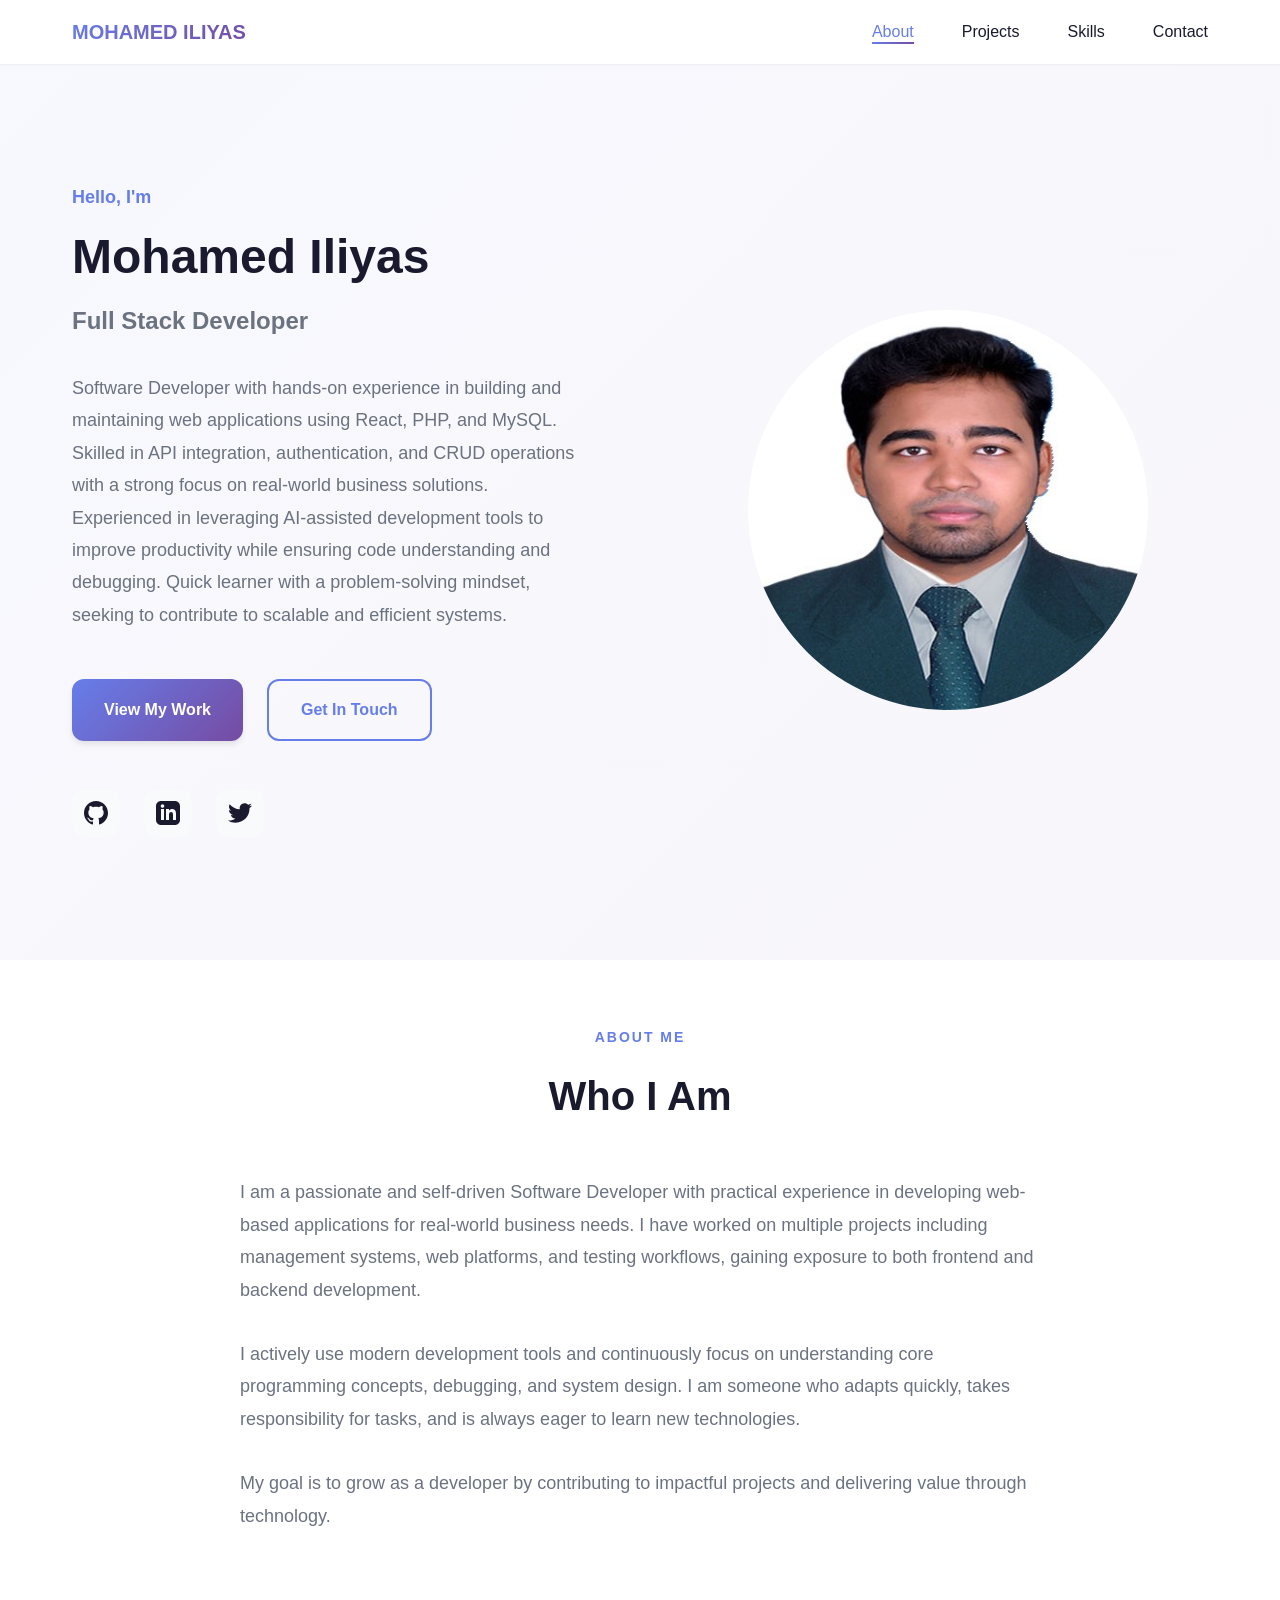
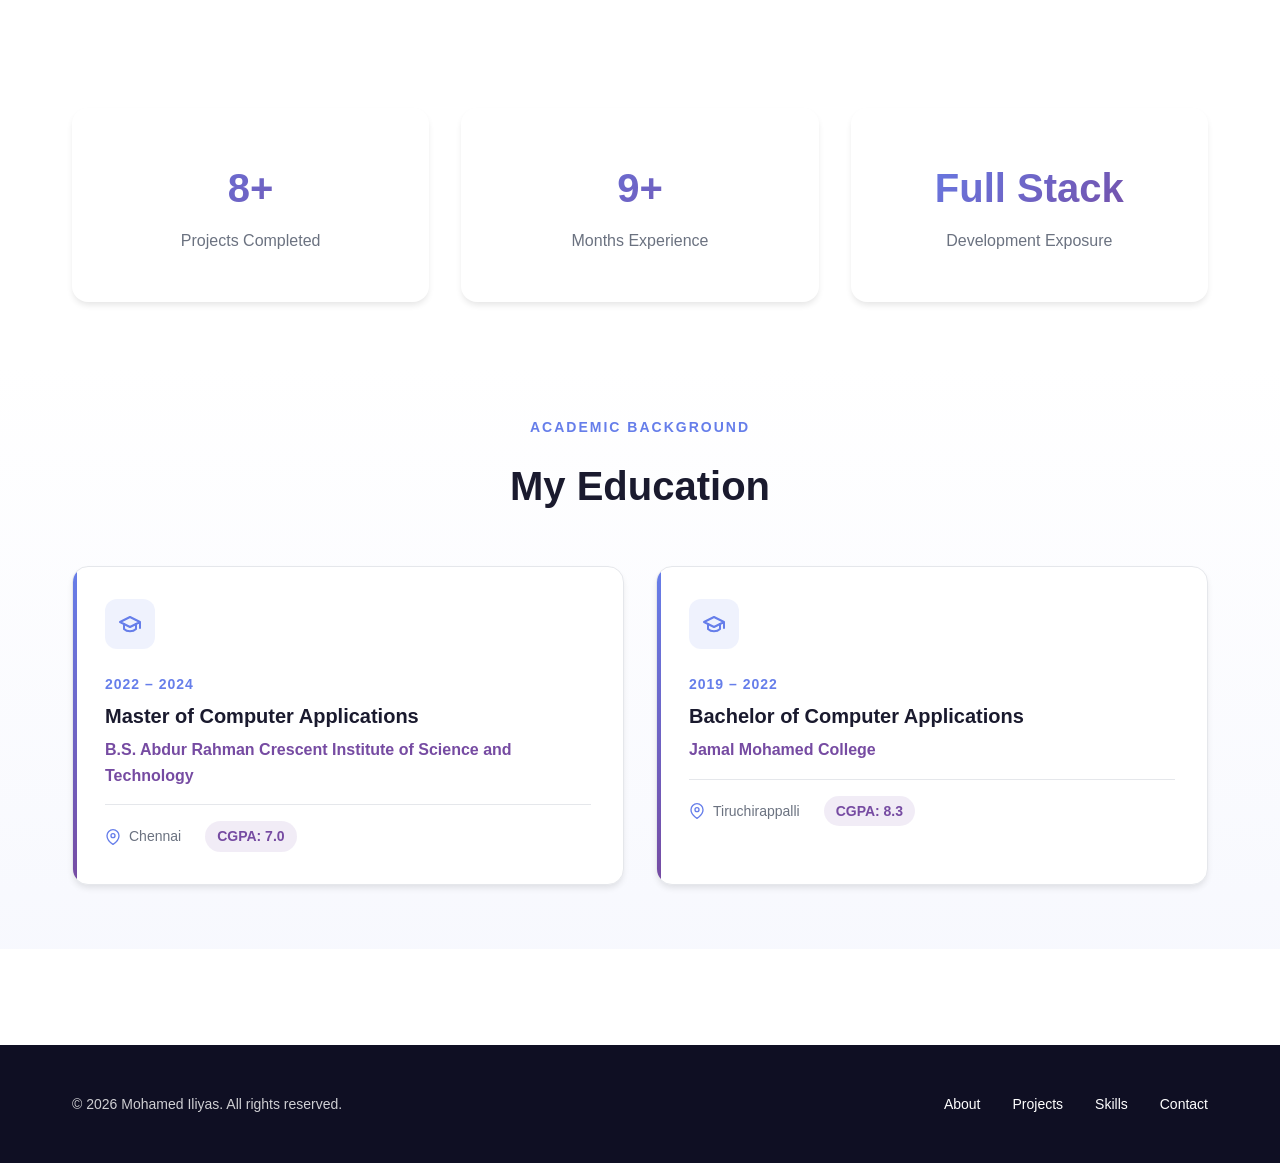
<file: index.html>
<!DOCTYPE html>
<html lang="en">

<head>
    <meta charset="UTF-8">
    <meta name="viewport" content="width=device-width, initial-scale=1.0">
    <meta name="description" content="Professional Portfolio - Web Developer">
    <title>MOHAMED ILIYAS | Portfolio</title>
    <link rel="stylesheet" href="styles.css">
</head>

<body>
    <!-- Navigation -->
    <nav class="navbar">
        <div class="container">
            <a href="index.html" class="logo">MOHAMED ILIYAS</a>
            <ul class="nav-menu">
                <li><a href="index.html" class="nav-link active">About</a></li>
                <li><a href="projects.html" class="nav-link">Projects</a></li>
                <li><a href="skills.html" class="nav-link">Skills</a></li>
                <li><a href="contact.html" class="nav-link">Contact</a></li>
            </ul>
            <div class="hamburger">
                <span></span>
                <span></span>
                <span></span>
            </div>
        </div>
    </nav>

    <!-- Hero Section -->
    <section class="hero-section">
        <div class="container">
            <div class="hero-content">
                <div class="hero-text">
                    <span class="greeting">Hello, I'm</span>
                    <h1 class="hero-title">Mohamed Iliyas</h1>
                    <p class="hero-subtitle">Full Stack Developer </p>
                    <p class="hero-description">
Software Developer with hands-on experience in building and maintaining web applications using React, PHP, and MySQL. Skilled in API integration, authentication, and CRUD operations with a strong focus on real-world business solutions. <br>
Experienced in leveraging AI-assisted development tools to improve productivity while ensuring code understanding and debugging. Quick learner with a problem-solving mindset, seeking to contribute to scalable and efficient systems.  </p>
                    <div class="hero-buttons">
                        <a href="projects.html" class="btn btn-primary">View My Work</a>
                        <a href="contact.html" class="btn btn-secondary">Get In Touch</a>
                    </div>
                    <div class="social-links">
                        <a href="https://github.com/Mdiliyas01" class="social-icon" aria-label="GitHub" target="_blank">
                            <svg width="24" height="24" viewBox="0 0 24 24" fill="currentColor">
                                <path d="M12 0c-6.626 0-12 5.373-12 12 0 5.302 3.438 9.8 8.207 11.387.599.111.793-.261.793-.577v-2.234c-3.338.726-4.033-1.416-4.033-1.416-.546-1.387-1.333-1.756-1.333-1.756-1.089-.745.083-.729.083-.729 1.205.084 1.839 1.237 1.839 1.237 1.07 1.834 2.807 1.304 3.492.997.107-.775.418-1.305.762-1.604-2.665-.305-5.467-1.334-5.467-5.931 0-1.311.469-2.381 1.236-3.221-.124-.303-.535-1.524.117-3.176 0 0 1.008-.322 3.301 1.23.957-.266 1.983-.399 3.003-.404 1.02.005 2.047.138 3.006.404 2.291-1.552 3.297-1.23 3.297-1.23.653 1.653.242 2.874.118 3.176.77.84 1.235 1.911 1.235 3.221 0 4.609-2.807 5.624-5.479 5.921.43.372.823 1.102.823 2.222v3.293c0 .319.192.694.801.576 4.765-1.589 8.199-6.086 8.199-11.386 0-6.627-5.373-12-12-12z"/>
                            </svg>
                        </a>
                        <a href="https://www.linkedin.com/in/mohamed-iliyas-mi" class="social-icon" aria-label="LinkedIn" target="_blank">
                            <svg width="24" height="24" viewBox="0 0 24 24" fill="currentColor">
                                <path d="M19 0h-14c-2.761 0-5 2.239-5 5v14c0 2.761 2.239 5 5 5h14c2.762 0 5-2.239 5-5v-14c0-2.761-2.238-5-5-5zm-11 19h-3v-11h3v11zm-1.5-12.268c-.966 0-1.75-.79-1.75-1.764s.784-1.764 1.75-1.764 1.75.79 1.75 1.764-.783 1.764-1.75 1.764zm13.5 12.268h-3v-5.604c0-3.368-4-3.113-4 0v5.604h-3v-11h3v1.765c1.396-2.586 7-2.777 7 2.476v6.759z"/>
                            </svg>
                        </a>
                        <a href="https://x.com/themd_iliyas?s=21&t=1SS57brXtSg8mc5Tl4gaMQ" class="social-icon" aria-label="Twitter" target="_blank">
                            <svg width="24" height="24" viewBox="0 0 24 24" fill="currentColor">
                                <path d="M24 4.557c-.883.392-1.832.656-2.828.775 1.017-.609 1.798-1.574 2.165-2.724-.951.564-2.005.974-3.127 1.195-.897-.957-2.178-1.555-3.594-1.555-3.179 0-5.515 2.966-4.797 6.045-4.091-.205-7.719-2.165-10.148-5.144-1.29 2.213-.669 5.108 1.523 6.574-.806-.026-1.566-.247-2.229-.616-.054 2.281 1.581 4.415 3.949 4.89-.693.188-1.452.232-2.224.084.626 1.956 2.444 3.379 4.6 3.419-2.07 1.623-4.678 2.348-7.29 2.04 2.179 1.397 4.768 2.212 7.548 2.212 9.142 0 14.307-7.721 13.995-14.646.962-.695 1.797-1.562 2.457-2.549z"/>
                            </svg>
                        </a>
                    </div>
                </div>
                <div class="hero-image">
                    <div class="image-wrapper">
                        <div class="image-placeholder">
                            <img src="iliyas.jpg" alt="Mohamed Iliyas" style="width: 100%; border-radius: 50%;">
                        </div>
                            
                                
                                <defs>
                                    <linearGradient id="gradient1" x1="0" y1="0" x2="300" y2="300">
                                        <stop offset="0%" style="stop-color:#667eea"/>
                                        <stop offset="100%" style="stop-color:#764ba2"/>
                                    </linearGradient>
                                </defs>
                            </svg>
                        </div>
                    </div>
                </div>
            </div>
        </div>
    </section>

    <!-- About Section -->
    <section class="about-section">
        <div class="container">
            <div class="section-header">
                <span class="section-label">About Me</span>
                <h2 class="section-title">Who I Am</h2>
            </div>
            
            <div class="about-content">
                <div class="about-text">
                    <p class="about-paragraph">
I am a passionate and self-driven Software Developer with practical experience in developing web-based applications for real-world business needs. 
I have worked on multiple projects including management systems, web platforms, and testing workflows, gaining exposure to both frontend and backend development.  </p>
                    <p class="about-paragraph">
I actively use modern development tools and continuously focus on understanding core programming concepts, debugging, and system design. 
I am someone who adapts quickly, takes responsibility for tasks, and is always eager to learn new technologies.</p>
                    <p class="about-paragraph">
                      My goal is to grow as a developer by contributing to impactful projects and delivering value through technology.</p>
                </div>
                
                <div class="about-stats">
                    <div class="stat-card">
                        <h3 class="stat-number">8+</h3>
                        <p class="stat-label">Projects Completed</p>
                    </div>
                    <div class="stat-card">
                        <h3 class="stat-number">9+</h3>
                        <p class="stat-label">Months Experience</p>
                    </div>
                    <div class="stat-card">
                        <h3 class="stat-number">Full Stack </h3>
                        <p class="stat-label">Development Exposure  </p>
                    </div>
                </div>
            </div>
        </div>
    </section>

    <!-- Education Section -->
    <section class="education-section">
        <div class="container">
            <div class="section-header">
                <span class="section-label">Academic Background</span>
                <h2 class="section-title">My Education</h2>
            </div>
            
            <div class="education-grid">
                <!-- Master's Degree -->
                <div class="education-card">
                    <div class="edu-icon">
                        <svg width="24" height="24" viewBox="0 0 24 24" fill="none" stroke="currentColor" stroke-width="2" stroke-linecap="round" stroke-linejoin="round">
                            <path d="M22 10v6M2 10l10-5 10 5-10 5z"></path>
                            <path d="M6 12v5c3 3 9 3 12 0v-5"></path>
                        </svg>
                    </div>
                    <span class="edu-year">2022 – 2024</span>
                    <h3 class="edu-degree">Master of Computer Applications</h3>
                    <p class="edu-institute">B.S. Abdur Rahman Crescent Institute of Science and Technology</p>
                    <div class="edu-details">
                        <div class="edu-detail-item">
                            <svg width="16" height="16" viewBox="0 0 24 24" fill="none" stroke="currentColor" stroke-width="2" stroke-linecap="round" stroke-linejoin="round">
                                <path d="M21 10c0 7-9 13-9 13s-9-6-9-13a9 9 0 0 1 18 0z"></path>
                                <circle cx="12" cy="10" r="3"></circle>
                            </svg>
                            <span>Chennai</span>
                        </div>
                        <div class="edu-detail-item">
                            <span class="edu-cgpa">CGPA: 7.0</span>
                        </div>
                    </div>
                </div>

                <!-- Bachelor's Degree -->
                <div class="education-card">
                    <div class="edu-icon">
                        <svg width="24" height="24" viewBox="0 0 24 24" fill="none" stroke="currentColor" stroke-width="2" stroke-linecap="round" stroke-linejoin="round">
                            <path d="M22 10v6M2 10l10-5 10 5-10 5z"></path>
                            <path d="M6 12v5c3 3 9 3 12 0v-5"></path>
                        </svg>
                    </div>
                    <span class="edu-year">2019 – 2022</span>
                    <h3 class="edu-degree">Bachelor of Computer Applications</h3>
                    <p class="edu-institute">Jamal Mohamed College</p>
                    <div class="edu-details">
                        <div class="edu-detail-item">
                            <svg width="16" height="16" viewBox="0 0 24 24" fill="none" stroke="currentColor" stroke-width="2" stroke-linecap="round" stroke-linejoin="round">
                                <path d="M21 10c0 7-9 13-9 13s-9-6-9-13a9 9 0 0 1 18 0z"></path>
                                <circle cx="12" cy="10" r="3"></circle>
                            </svg>
                            <span>Tiruchirappalli</span>
                        </div>
                        <div class="edu-detail-item">
                            <span class="edu-cgpa">CGPA: 8.3</span>
                        </div>
                    </div>
                </div>
            </div>
        </div>
    </section>

    <!-- Footer -->
    <footer class="footer">
        <div class="container">
            <p class="footer-text">&copy; 2026 Mohamed Iliyas. All rights reserved.</p>
            <div class="footer-links">
                <a href="index.html">About</a>
                <a href="projects.html">Projects</a>
                <a href="skills.html">Skills</a>
                <a href="contact.html">Contact</a>
            </div>
        </div>
    </footer>

    <script src="script.js"></script>
</body>
</html>
</file>
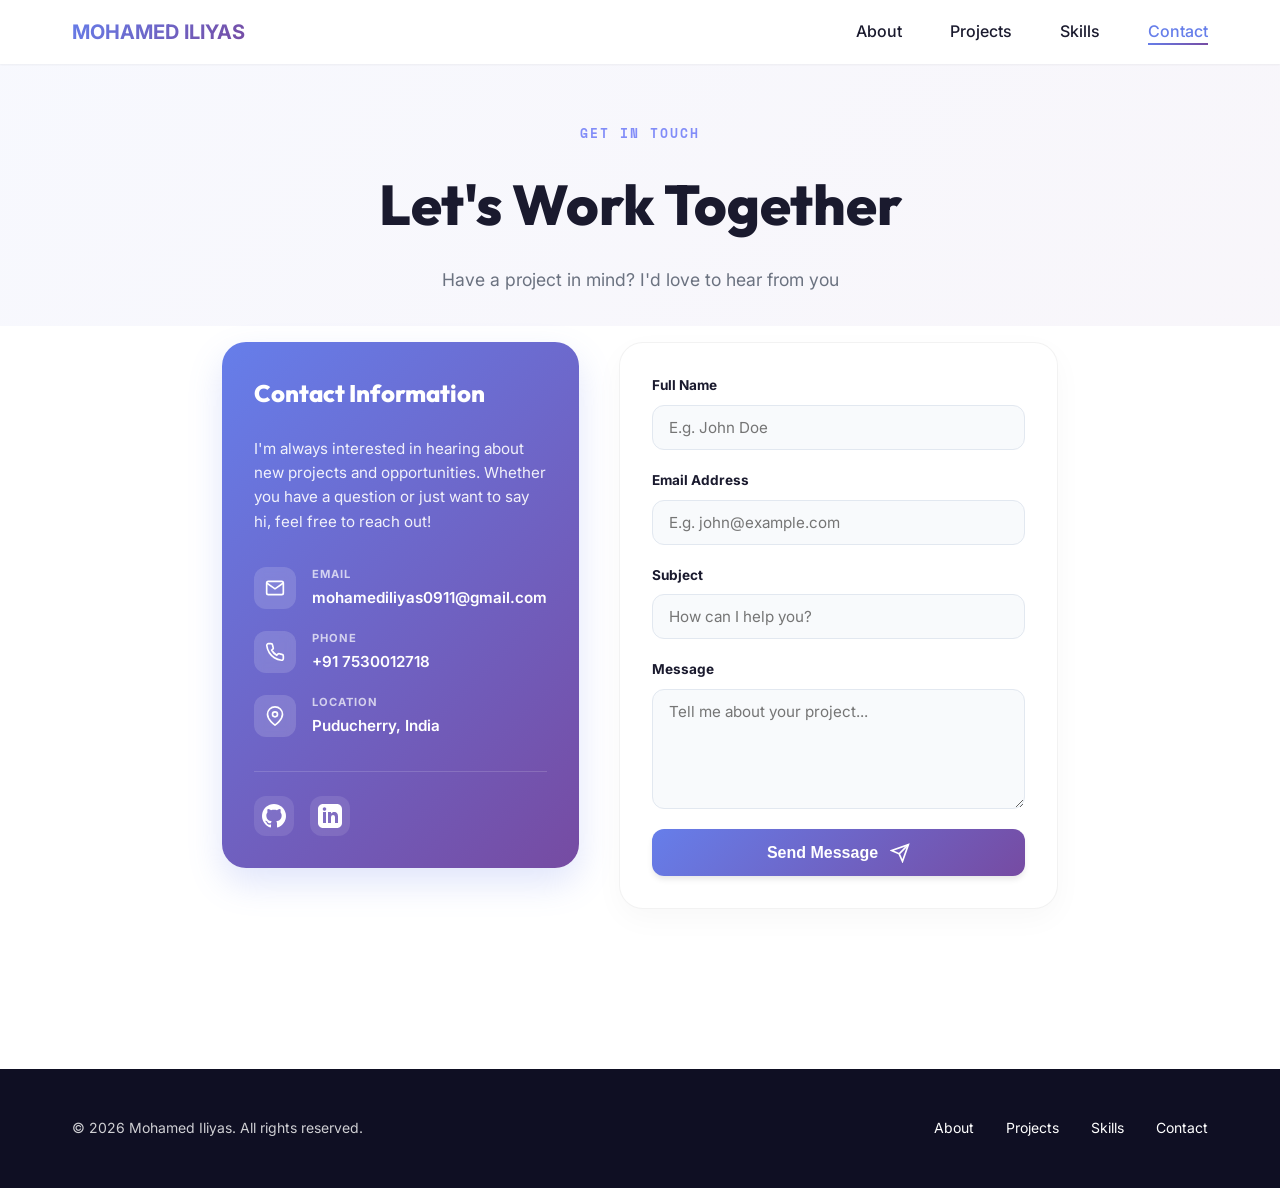
<file: contact.html>
<!DOCTYPE html>
<html lang="en">
<head>
    <meta charset="UTF-8">
    <meta name="viewport" content="width=device-width, initial-scale=1.0">
    <meta name="description" content="Contact Me - MOHAMED ILIYAS | Full Stack Developer Portfolio">
    <title>Contact - MOHAMED ILIYAS | Portfolio</title>
    <!-- Google Fonts -->
    <link href="https://fonts.googleapis.com/css2?family=Outfit:wght@400;600;700;800;900&family=Space+Mono:wght@400;700&family=Inter:wght@400;500;600;700&display=swap" rel="stylesheet">
    <link rel="stylesheet" href="styles.css">
</head>
<body>
    <!-- Navigation -->
    <nav class="navbar">
        <div class="container">
            <a href="index.html" class="logo">MOHAMED ILIYAS</a>
            <ul class="nav-menu">
                <li><a href="index.html" class="nav-link">About</a></li>
                <li><a href="projects.html" class="nav-link">Projects</a></li>
                <li><a href="skills.html" class="nav-link">Skills</a></li>
                <li><a href="contact.html" class="nav-link active">Contact</a></li>
            </ul>
            <div class="hamburger">
                <span></span>
                <span></span>
                <span></span>
            </div>
        </div>
    </nav>

    <!-- Contact Page Header -->
    <section class="page-header" style="padding-top: 60px; padding-bottom: 2rem;">
        <div class="container">
            <span class="section-label" style="color: #818cf8; font-family: 'Space Mono', monospace; font-size: 0.8rem; letter-spacing: 2px; text-transform: uppercase;">Get In Touch</span>
            <h1 class="page-title" style="font-family: 'Outfit', sans-serif; font-weight: 800; font-size: 3.5rem;">Let's Work Together</h1>
            <p class="page-description" style="font-size: 1.1rem; color: var(--text-light);">Have a project in mind? I'd love to hear from you</p>
        </div>
    </section>

    <!-- Contact Section -->
    <section class="contact-section" style="padding-top: 1rem; padding-bottom: 4rem;">
        <div class="container contact-container-compact">
            <div class="contact-wrapper">
                <!-- Contact Info -->
                <div class="contact-info">
                    <h2 class="contact-info-title">Contact Information</h2>
                    <p class="contact-text">
                        I'm always interested in hearing about new projects and opportunities. 
                        Whether you have a question or just want to say hi, feel free to reach out!
                    </p>
                    
                    <div class="contact-details">
                        <div class="contact-item">
                            <div class="contact-icon">
                                <svg width="24" height="24" viewBox="0 0 24 24" fill="none" stroke="currentColor" stroke-width="2">
                                    <path d="M4 4h16c1.1 0 2 .9 2 2v12c0 1.1-.9 2-2 2H4c-1.1 0-2-.9-2-2V6c0-1.1.9-2 2-2z"></path>
                                    <polyline points="22,6 12,13 2,6"></polyline>
                                </svg>
                            </div>
                            <div class="contact-info-content">
                                <h4 class="contact-info-label">Email</h4>
                                <a href="mailto:[EMAIL_ADDRESS]" class="contact-info-value">mohamediliyas0911@gmail.com</a>
                            </div>
                        </div>

                        <div class="contact-item">
                            <div class="contact-icon">
                                <svg width="24" height="24" viewBox="0 0 24 24" fill="none" stroke="currentColor" stroke-width="2">
                                    <path d="M22 16.92v3a2 2 0 0 1-2.18 2 19.79 19.79 0 0 1-8.63-3.07 19.5 19.5 0 0 1-6-6 19.79 19.79 0 0 1-3.07-8.67A2 2 0 0 1 4.11 2h3a2 2 0 0 1 2 1.72 12.84 12.84 0 0 0 .7 2.81 2 2 0 0 1-.45 2.11L8.09 9.91a16 16 0 0 0 6 6l1.27-1.27a2 2 0 0 1 2.11-.45 12.84 12.84 0 0 0 2.81.7A2 2 0 0 1 22 16.92z"></path>
                                </svg>
                            </div>
                            <div class="contact-info-content">
                                <h4 class="contact-info-label">Phone</h4>
                                <a href="tel:+1234567890" class="contact-info-value">+91 7530012718</a>
                            </div>
                        </div>

                        <div class="contact-item">
                            <div class="contact-icon">
                                <svg width="24" height="24" viewBox="0 0 24 24" fill="none" stroke="currentColor" stroke-width="2">
                                    <path d="M21 10c0 7-9 13-9 13s-9-6-9-13a9 9 0 0 1 18 0z"></path>
                                    <circle cx="12" cy="10" r="3"></circle>
                                </svg>
                            </div>
                            <div class="contact-info-content">
                                <h4 class="contact-info-label">Location</h4>
                                <p class="contact-info-value">Puducherry, India</p>
                            </div>
                        </div>
                    </div>

                    <div class="contact-social-compact">
                        <div class="social-links-horizontal">
                            <a href="https://github.com/Mdiliyas01" class="social-link-icon" target="_blank">
                                <svg width="24" height="24" viewBox="0 0 24 24" fill="currentColor">
                                    <path d="M12 0c-6.626 0-12 5.373-12 12 0 5.302 3.438 9.8 8.207 11.387.599.111.793-.261.793-.577v-2.234c-3.338.726-4.033-1.416-4.033-1.416-.546-1.387-1.333-1.756-1.333-1.756-1.089-.745.083-.729.083-.729 1.205.084 1.839 1.237 1.839 1.237 1.07 1.834 2.807 1.304 3.492.997.107-.775.418-1.305.762-1.604-2.665-.305-5.467-1.334-5.467-5.931 0-1.311.469-2.381 1.236-3.221-.124-.303-.535-1.524.117-3.176 0 0 1.008-.322 3.301 1.23.957-.266 1.983-.399 3.003-.404 1.02.005 2.047.138 3.006.404 2.291-1.552 3.297-1.23 3.297-1.23.653 1.653.242 2.874.118 3.176.77.84 1.235 1.911 1.235 3.221 0 4.609-2.807 5.624-5.479 5.921.43.372.823 1.102.823 2.222v3.293c0 .319.192.694.801.576 4.765-1.589 8.199-6.086 8.199-11.386 0-6.627-5.373-12-12-12z"/>
                                </svg>
                            </a>
                            <a href="https://www.linkedin.com/in/mohamed-iliyas-mi" class="social-link-icon" target="_blank">
                                <svg width="24" height="24" viewBox="0 0 24 24" fill="currentColor">
                                    <path d="M19 0h-14c-2.761 0-5 2.239-5 5v14c0 2.761 2.239 5 5 5h14c2.762 0 5-2.239 5-5v-14c0-2.761-2.238-5-5-5zm-11 19h-3v-11h3v11zm-1.5-12.268c-.966 0-1.75-.79-1.75-1.764s.784-1.764 1.75-1.764 1.75.79 1.75 1.764-.783 1.764-1.75 1.764zm13.5 12.268h-3v-5.604c0-3.368-4-3.113-4 0v5.604h-3v-11h3v1.765c1.396-2.586 7-2.777 7 2.476v6.759z"/>
                                </svg>
                            </a>
                        </div>
                    </div>
                </div>

                <!-- Contact Form -->
                <div class="contact-form-wrapper">
                    <form class="contact-form" id="contactForm">
                        <!-- Web3Forms Access Key -->
                        <input type="hidden" name="access_key" value="68ab761e-1561-4aa6-991e-6b10c720cc86">
                        <!-- Optional: Custom Subject -->
                        <input type="hidden" name="from_name" value="Portfolio Contact">
                        <div class="form-group">
                            <label for="name" class="form-label">Full Name</label>
                            <input 
                                type="text" 
                                id="name" 
                                name="name" 
                                class="form-input" 
                                placeholder="E.g. John Doe"
                                required
                            >
                        </div>

                        <div class="form-group">
                            <label for="email" class="form-label">Email Address</label>
                            <input 
                                type="email" 
                                id="email" 
                                name="email" 
                                class="form-input" 
                                placeholder="E.g. john@example.com"
                                required
                            >
                        </div>

                        <div class="form-group">
                            <label for="subject" class="form-label">Subject</label>
                            <input 
                                type="text" 
                                id="subject" 
                                name="subject" 
                                class="form-input" 
                                placeholder="How can I help you?"
                                required
                            >
                        </div>

                        <div class="form-group">
                            <label for="message" class="form-label">Message</label>
                            <textarea 
                                id="message" 
                                name="message" 
                                class="form-textarea" 
                                rows="4" 
                                placeholder="Tell me about your project..."
                                required
                            ></textarea>
                        </div>

                        <button type="submit" class="btn btn-primary btn-block btn-compact">
                            Send Message
                            <svg width="20" height="20" viewBox="0 0 24 24" fill="none" stroke="currentColor" stroke-width="2">
                                <line x1="22" y1="2" x2="11" y2="13"></line>
                                <polygon points="22 2 15 22 11 13 2 9 22 2"></polygon>
                            </svg>
                        </button>
                    </form>
                </div>
            </div>
        </div>
    </section>

    <!-- Footer -->
    <footer class="footer">
        <div class="container">
            <p class="footer-text">&copy; 2026 Mohamed Iliyas. All rights reserved.</p>
            <div class="footer-links">
                <a href="index.html">About</a>
                <a href="projects.html">Projects</a>
                <a href="skills.html">Skills</a>
                <a href="contact.html">Contact</a>
            </div>
        </div>
    </footer>

    <script src="script.js"></script>
</body>
</html>
</file>
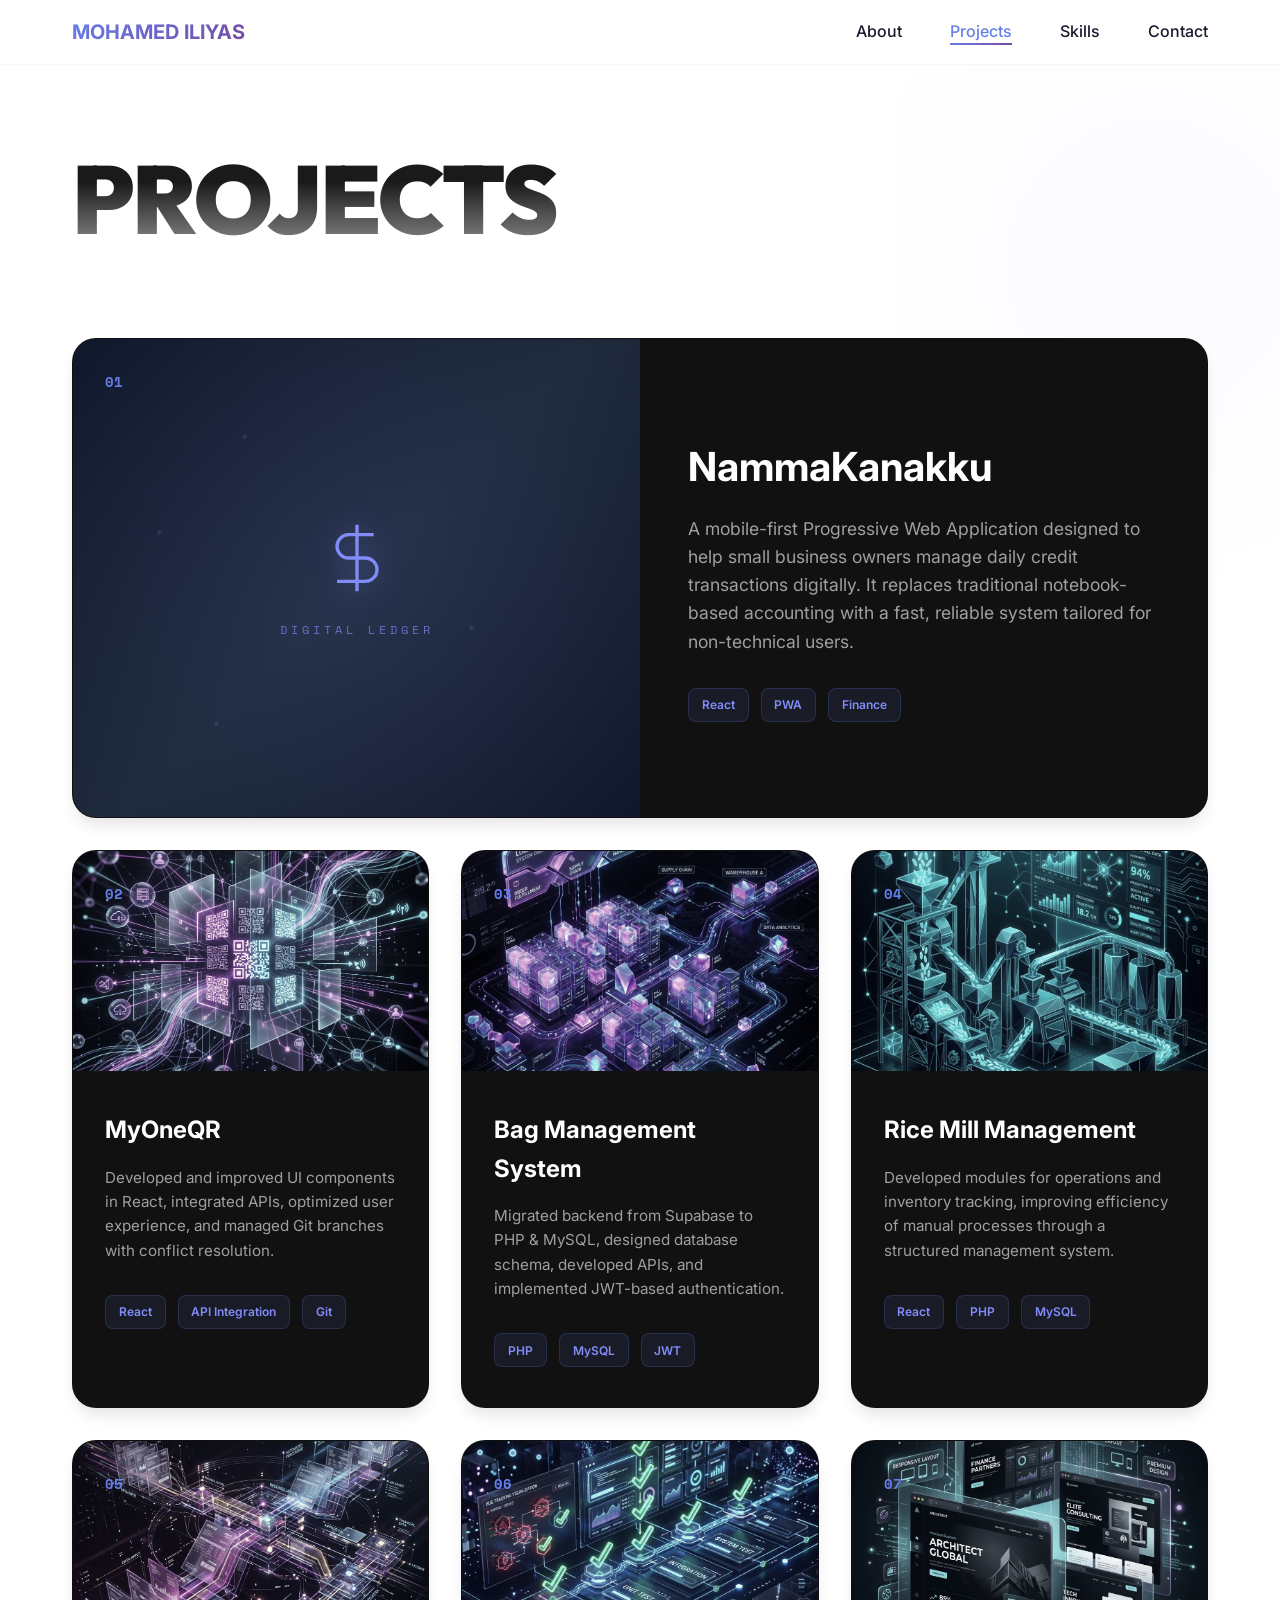
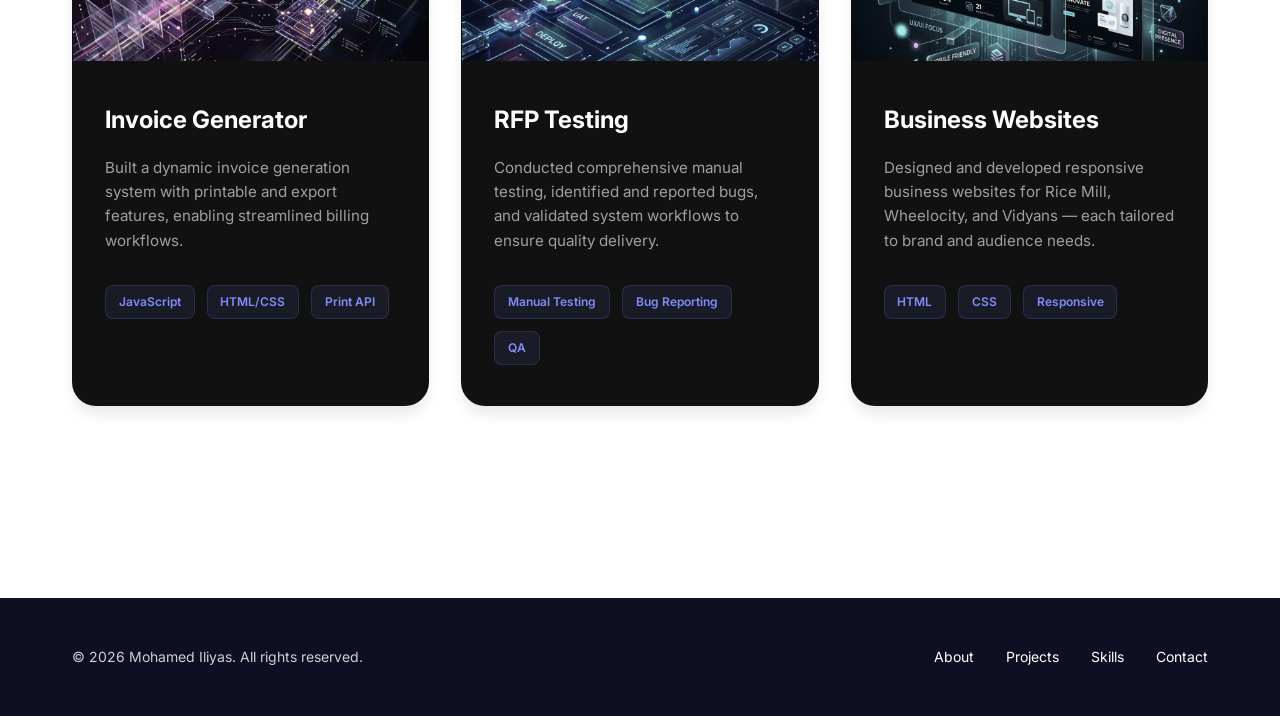
<file: projects.html>
<!DOCTYPE html>
<html lang="en">
<head>
    <meta charset="UTF-8">
    <meta name="viewport" content="width=device-width, initial-scale=1.0">
    <meta name="description" content="My Projects - MOHAMED ILIYAS | Full Stack Developer Portfolio">
    <title>Projects - MOHAMED ILIYAS | Portfolio</title>
    <!-- Google Fonts -->
    <link href="https://fonts.googleapis.com/css2?family=Outfit:wght@400;600;700;900&family=Space+Mono:wght@400;700&family=Inter:wght@400;500;600;700&display=swap" rel="stylesheet">
    <link rel="stylesheet" href="styles.css">
</head>
<body>
    <!-- Navigation -->
    <nav class="navbar">
        <div class="container">
            <a href="index.html" class="logo">MOHAMED ILIYAS</a>
            <ul class="nav-menu">
                <li><a href="index.html" class="nav-link">About</a></li>
                <li><a href="projects.html" class="nav-link active">Projects</a></li>
                <li><a href="skills.html" class="nav-link">Skills</a></li>
                <li><a href="contact.html" class="nav-link">Contact</a></li>
            </ul>
            <div class="hamburger">
                <span></span>
                <span></span>
                <span></span>
            </div>
        </div>
    </nav>

    <!-- Modern Projects Section -->
    <section class="modern-projects-section" style="margin-top: 60px;">
        <div class="container">
            <div class="modern-projects-header">
                
                <h1 class="modern-projects-title">Projects</h1>
            </div>

            <div class="projects-grid-modern">
                <!-- Project 01: NammaKanakku [FEATURED HERO] -->
                <div class="project-card-modern featured-hero">
                    <span class="project-num">01</span>
                    <div class="project-img-container aurora-bg">
                        <div class="glow-particle" style="top: 20%; left: 30%; animation-delay: 0s;"></div>
                        <div class="glow-particle" style="top: 60%; left: 70%; animation-delay: 1.5s;"></div>
                        <div class="glow-particle" style="top: 40%; left: 15%; animation-delay: 3s;"></div>
                        <div class="glow-particle" style="top: 80%; left: 25%; animation-delay: 4.5s;"></div>
                        <div style="text-align: center; color: #818cf8; position: relative; z-index: 2;">
                            <svg width="80" height="80" viewBox="0 0 24 24" fill="none" stroke="currentColor" stroke-width="1" style="margin-bottom: 15px; filter: drop-shadow(0 0 15px rgba(129, 140, 248, 0.4));">
                                <path d="M12 2v20M17 5H9.5a3.5 3.5 0 0 0 0 7h5a3.5 3.5 0 0 1 0 7H6" />
                            </svg>
                            <p style="font-family: 'Space Mono', monospace; font-size: 12px; text-transform: uppercase; letter-spacing: 4px; opacity: 0.7;">Digital Ledger</p>
                        </div>
                    </div>
                    <div class="project-card-content">
                        <h3 class="project-card-title">NammaKanakku</h3>
                        <p class="project-card-desc">A mobile-first Progressive Web Application designed to help small business owners manage daily credit transactions digitally. It replaces traditional notebook-based accounting with a fast, reliable system tailored for non-technical users.</p>
                        <div class="project-card-tags">
                            <span class="tag-modern">React</span>
                            <span class="tag-modern">PWA</span>
                            <span class="tag-modern">Finance</span>
                            
                        </div>
                    </div>
                </div>

                <!-- Project 02 -->
                <div class="project-card-modern">
                    <span class="project-num">02</span>
                    <div class="project-img-container">
                        <img src="assets/oneqr_bg.png" alt="MyOneQR">
                    </div>
                    <div class="project-card-content">
                        <h3 class="project-card-title">MyOneQR</h3>
                        <p class="project-card-desc">Developed and improved UI components in React, integrated APIs, optimized user experience, and managed Git branches with conflict resolution.</p>
                        <div class="project-card-tags">
                            <span class="tag-modern">React</span>
                            <span class="tag-modern">API Integration</span>
                            <span class="tag-modern">Git</span>
                        </div>
                    </div>
                </div>

                <!-- Project 03 -->
                <div class="project-card-modern">
                    <span class="project-num">03</span>
                    <div class="project-img-container">
                        <img src="assets/bag_mgmt_bg.png" alt="Bag Management System">
                    </div>
                    <div class="project-card-content">
                        <h3 class="project-card-title">Bag Management System</h3>
                        <p class="project-card-desc">Migrated backend from Supabase to PHP & MySQL, designed database schema, developed APIs, and implemented JWT-based authentication.</p>
                        <div class="project-card-tags">
                            <span class="tag-modern">PHP</span>
                            <span class="tag-modern">MySQL</span>
                            <span class="tag-modern">JWT</span>
                        </div>
                    </div>
                </div>

                <!-- Project 04 -->
                <div class="project-card-modern">
                    <span class="project-num">04</span>
                    <div class="project-img-container">
                        <img src="assets/rice_mill_bg.png" alt="Rice Mill Management">
                    </div>
                    <div class="project-card-content">
                        <h3 class="project-card-title">Rice Mill Management</h3>
                        <p class="project-card-desc">Developed modules for operations and inventory tracking, improving efficiency of manual processes through a structured management system.</p>
                        <div class="project-card-tags">
                            <span class="tag-modern">React</span>
                            <span class="tag-modern">PHP</span>
                            <span class="tag-modern">MySQL</span>
                        </div>
                    </div>
                </div>

                <!-- Project 05 -->
                <div class="project-card-modern">
                    <span class="project-num">05</span>
                    <div class="project-img-container">
                        <img src="assets/invoice_gen_bg.png" alt="Invoice Generator">
                    </div>
                    <div class="project-card-content">
                        <h3 class="project-card-title">Invoice Generator</h3>
                        <p class="project-card-desc">Built a dynamic invoice generation system with printable and export features, enabling streamlined billing workflows.</p>
                        <div class="project-card-tags">
                            <span class="tag-modern">JavaScript</span>
                            <span class="tag-modern">HTML/CSS</span>
                            <span class="tag-modern">Print API</span>
                        </div>
                    </div>
                </div>

                <!-- Project 06 -->
                <div class="project-card-modern">
                    <span class="project-num">06</span>
                    <div class="project-img-container">
                        <img src="assets/rfp_testing_bg.png" alt="RFP Testing">
                    </div>
                    <div class="project-card-content">
                        <h3 class="project-card-title">RFP Testing</h3>
                        <p class="project-card-desc">Conducted comprehensive manual testing, identified and reported bugs, and validated system workflows to ensure quality delivery.</p>
                        <div class="project-card-tags">
                            <span class="tag-modern">Manual Testing</span>
                            <span class="tag-modern">Bug Reporting</span>
                            <span class="tag-modern">QA</span>
                        </div>
                    </div>
                </div>

                <!-- Project 07 -->
                <div class="project-card-modern">
                    <span class="project-num">07</span>
                    <div class="project-img-container">
                        <img src="assets/biz_web_bg.png" alt="Business Websites">
                    </div>
                    <div class="project-card-content">
                        <h3 class="project-card-title">Business Websites</h3>
                        <p class="project-card-desc">Designed and developed responsive business websites for Rice Mill, Wheelocity, and Vidyans — each tailored to brand and audience needs.</p>
                        <div class="project-card-tags">
                            <span class="tag-modern">HTML</span>
                            <span class="tag-modern">CSS</span>
                            <span class="tag-modern">Responsive</span>
                        </div>
                    </div>
                </div>
            </div>
        </div>
    </section>

    <!-- Footer -->
    <footer class="footer">
        <div class="container">
            <p class="footer-text">&copy; 2026 Mohamed Iliyas. All rights reserved.</p>
            <div class="footer-links">
                <a href="index.html">About</a>
                <a href="projects.html">Projects</a>
                <a href="skills.html">Skills</a>
                <a href="contact.html">Contact</a>
            </div>
        </div>
    </footer>


    <script src="script.js"></script>
</body>
</html>
</file>
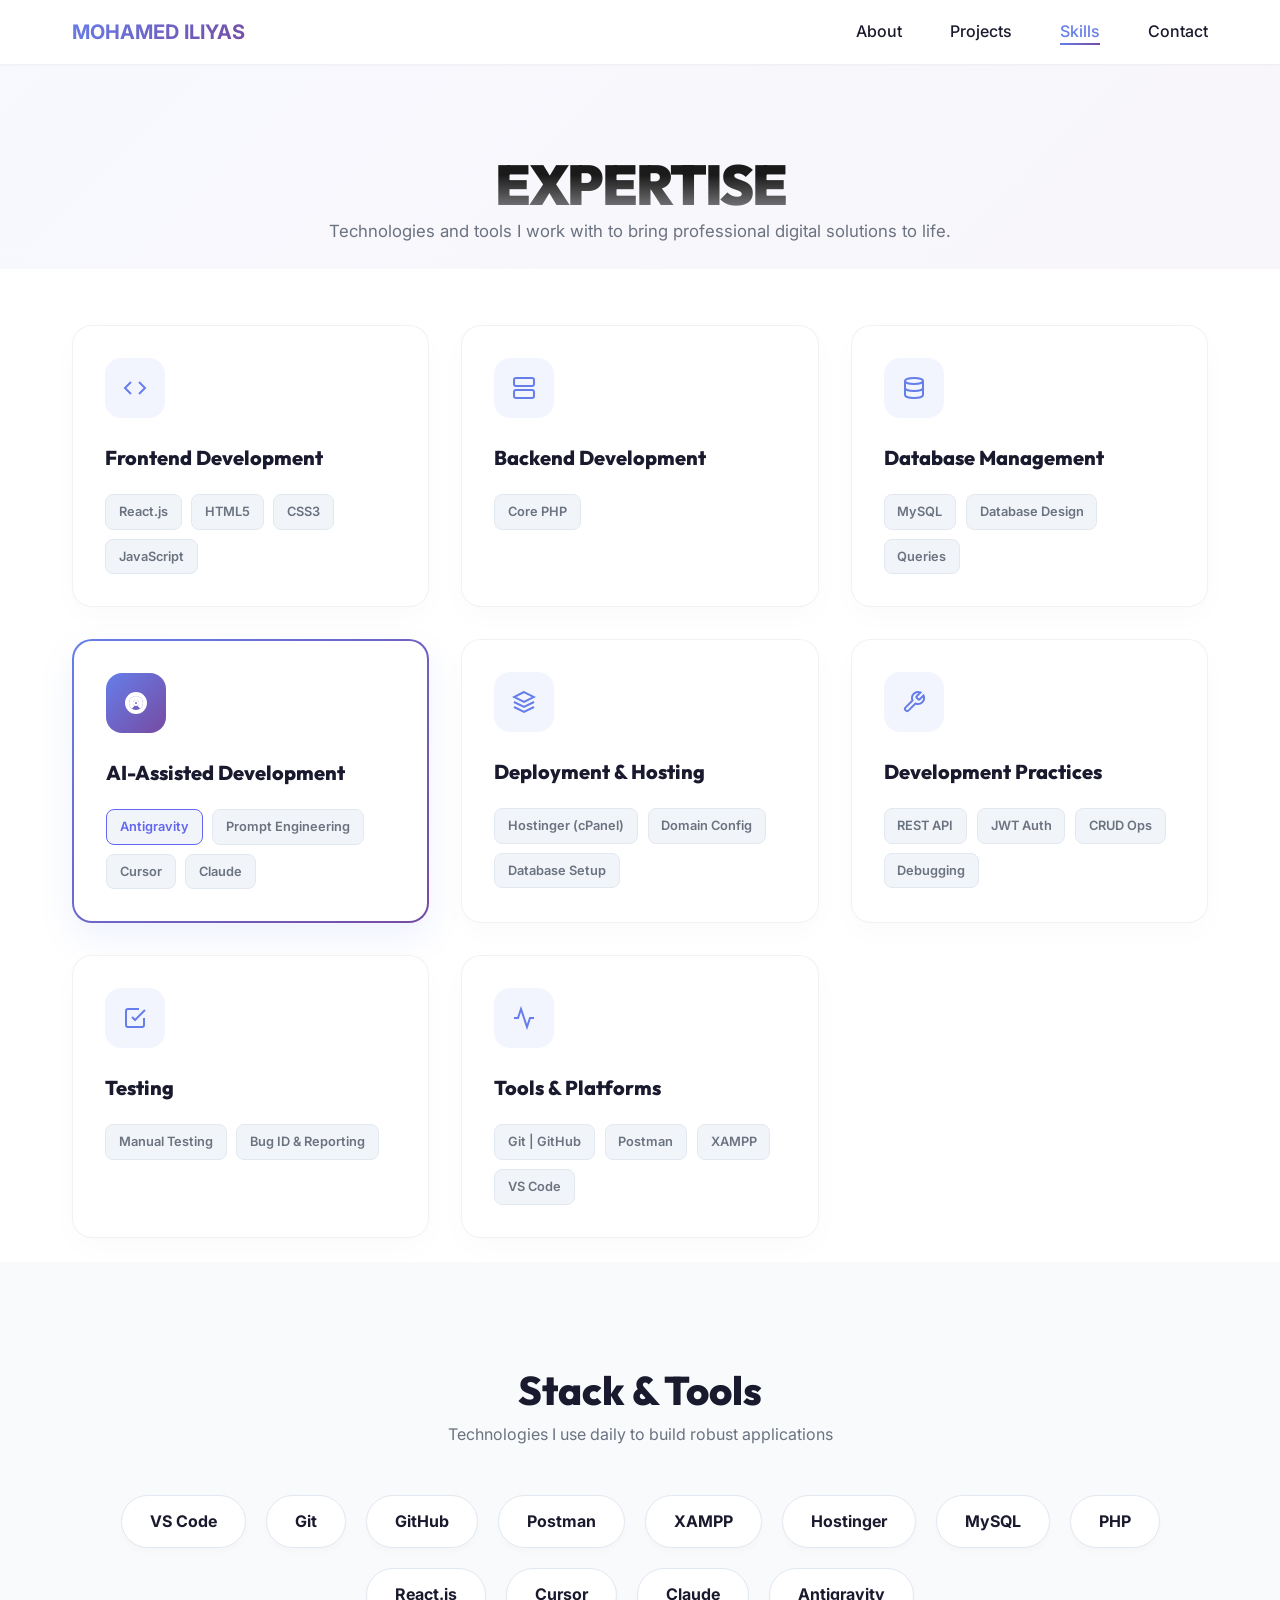
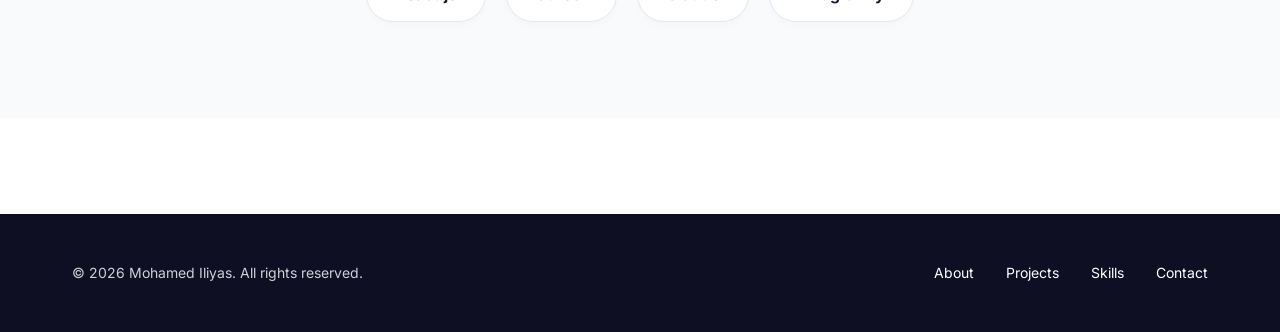
<file: skills.html>
<!DOCTYPE html>
<html lang="en">
<head>
    <meta charset="UTF-8">
    <meta name="viewport" content="width=device-width, initial-scale=1.0">
    <meta name="description" content="My Skills - MOHAMED ILIYAS | Full Stack Developer Portfolio">
    <title>Skills - MOHAMED ILIYAS | Portfolio</title>
    <!-- Google Fonts -->
    <link href="https://fonts.googleapis.com/css2?family=Outfit:wght@400;600;700;800;900&family=Space+Mono:wght@400;700&family=Inter:wght@400;500;600;700&display=swap" rel="stylesheet">
    <link rel="stylesheet" href="styles.css">
</head>
<body>
    <!-- Navigation -->
    <nav class="navbar">
        <div class="container">
            <a href="index.html" class="logo">MOHAMED ILIYAS</a>
            <ul class="nav-menu">
                <li><a href="index.html" class="nav-link">About</a></li>
                <li><a href="projects.html" class="nav-link">Projects</a></li>
                <li><a href="skills.html" class="nav-link active">Skills</a></li>
                <li><a href="contact.html" class="nav-link">Contact</a></li>
            </ul>
            <div class="hamburger">
                <span></span>
                <span></span>
                <span></span>
            </div>
        </div>
    </nav>

    <!-- Skills Page Header -->
    <section class="page-header" style="padding-top: 100px; padding-bottom: 1.5rem; text-align: center;">
        <div class="container">
            <h1 class="modern-projects-title" style="margin-bottom: 0.5rem; font-size: 3.5rem;">Expertise</h1>
            <p style="color: var(--text-light); max-width: 650px; margin: 0 auto; font-size: 1.05rem;">Technologies and tools I work with to bring professional digital solutions to life.</p>
        </div>
    </section>

    <!-- Skills Section -->
    <section class="skills-section" style="padding: 1.5rem 0;">
        <div class="container">
            <div class="modern-skills-grid">
                <!-- 1. Frontend Development -->
                <div class="skill-card-modern">
                    <div class="skill-icon-modern">
                        <svg width="24" height="24" viewBox="0 0 24 24" fill="none" stroke="currentColor" stroke-width="2">
                            <polyline points="16 18 22 12 16 6"></polyline>
                            <polyline points="8 6 2 12 8 18"></polyline>
                        </svg>
                    </div>
                    <h3 class="skill-card-title-modern">Frontend Development</h3>
                    <div class="skill-tags-modern">
                        <span class="skill-tag-modern">React.js</span>
                        <span class="skill-tag-modern">HTML5</span>
                        <span class="skill-tag-modern">CSS3</span>
                        <span class="skill-tag-modern">JavaScript</span>
                    </div>
                </div>

                <!-- 2. Backend Development -->
                <div class="skill-card-modern">
                    <div class="skill-icon-modern">
                        <svg width="24" height="24" viewBox="0 0 24 24" fill="none" stroke="currentColor" stroke-width="2">
                            <rect x="2" y="2" width="20" height="8" rx="2" ry="2"></rect>
                            <rect x="2" y="14" width="20" height="8" rx="2" ry="2"></rect>
                            <line x1="6" y1="6" x2="6.01" y2="6"></line>
                            <line x1="6" y1="18" x2="6.01" y2="18"></line>
                        </svg>
                    </div>
                    <h3 class="skill-card-title-modern">Backend Development</h3>
                    <div class="skill-tags-modern">
                        <span class="skill-tag-modern">Core PHP</span>
                    </div>
                </div>

                <!-- 3. Database Management -->
                <div class="skill-card-modern">
                    <div class="skill-icon-modern">
                        <svg width="24" height="24" viewBox="0 0 24 24" fill="none" stroke="currentColor" stroke-width="2">
                            <ellipse cx="12" cy="5" rx="9" ry="3"></ellipse>
                            <path d="M21 12c0 1.66-4 3-9 3s-9-1.34-9-3"></path>
                            <path d="M3 5v14c0 1.66 4 3 9 3s9-1.34 9-3V5"></path>
                        </svg>
                    </div>
                    <h3 class="skill-card-title-modern">Database Management</h3>
                    <div class="skill-tags-modern">
                        <span class="skill-tag-modern">MySQL</span>
                        <span class="skill-tag-modern">Database Design</span>
                        <span class="skill-tag-modern">Queries</span>
                    </div>
                </div>

                <!-- 4. AI-Assisted Development [FEATURED] -->
                <div class="skill-card-modern ai-special-card">
                    <div class="skill-icon-modern">
                        <svg width="24" height="24" viewBox="0 0 24 24" fill="none" stroke="currentColor" stroke-width="2">
                            <path d="M12 2a10 10 0 1 0 10 10A10 10 0 0 0 12 2zm0 18a8 8 0 1 1 8-8 8 8 0 0 1-8 8z"></path>
                            <path d="M12 6a6 6 0 0 0-6 6c0 1.65.67 3.15 1.76 4.24l1.42-1.42A4 4 0 0 1 8 12a4 4 0 0 1 4-4 4 4 0 0 1 4 4 4 4 0 0 1-1.18 2.82l1.42 1.42A6 6 0 0 0 18 12a6 6 0 0 0-6-6z"></path>
                            <circle cx="12" cy="12" r="2"></circle>
                        </svg>
                    </div>
                    <h3 class="skill-card-title-modern">AI-Assisted Development</h3>
                    <div class="skill-tags-modern">
                        <span class="skill-tag-modern" style="color: #6366f1; border-color: #6366f1;">Antigravity</span>
                        <span class="skill-tag-modern">Prompt Engineering</span>
                        <span class="skill-tag-modern">Cursor</span>
                        <span class="skill-tag-modern">Claude</span>
                    </div>
                </div>

                <!-- 5. Deployment & Hosting -->
                <div class="skill-card-modern">
                    <div class="skill-icon-modern">
                        <svg width="24" height="24" viewBox="0 0 24 24" fill="none" stroke="currentColor" stroke-width="2">
                            <path d="M12 2L2 7l10 5 10-5-10-5z"></path>
                            <path d="M2 17l10 5 10-5"></path>
                            <path d="M2 12l10 5 10-5"></path>
                        </svg>
                    </div>
                    <h3 class="skill-card-title-modern">Deployment & Hosting</h3>
                    <div class="skill-tags-modern">
                        <span class="skill-tag-modern">Hostinger (cPanel)</span>
                        <span class="skill-tag-modern">Domain Config</span>
                        <span class="skill-tag-modern">Database Setup</span>
                    </div>
                </div>

                <!-- 6. Development Practices -->
                <div class="skill-card-modern">
                    <div class="skill-icon-modern">
                        <svg width="24" height="24" viewBox="0 0 24 24" fill="none" stroke="currentColor" stroke-width="2">
                            <path d="M14.7 6.3a1 1 0 0 0 0 1.4l1.6 1.6a1 1 0 0 0 1.4 0l3.77-3.77a6 6 0 0 1-7.94 7.94l-6.91 6.91a2.12 2.12 0 0 1-3-3l6.91-6.91a6 6 0 0 1 7.94-7.94l-3.76 3.76z"></path>
                        </svg>
                    </div>
                    <h3 class="skill-card-title-modern">Development Practices</h3>
                    <div class="skill-tags-modern">
                        <span class="skill-tag-modern">REST API</span>
                        <span class="skill-tag-modern">JWT Auth</span>
                        <span class="skill-tag-modern">CRUD Ops</span>
                        <span class="skill-tag-modern">Debugging</span>
                    </div>
                </div>

                <!-- 7. Testing -->
                <div class="skill-card-modern">
                    <div class="skill-icon-modern">
                        <svg width="24" height="24" viewBox="0 0 24 24" fill="none" stroke="currentColor" stroke-width="2">
                            <polyline points="9 11 12 14 22 4"></polyline>
                            <path d="M21 12v7a2 2 0 0 1-2 2H5a2 2 0 0 1-2-2V5a2 2 0 0 1 2-2h11"></path>
                        </svg>
                    </div>
                    <h3 class="skill-card-title-modern">Testing</h3>
                    <div class="skill-tags-modern">
                        <span class="skill-tag-modern">Manual Testing</span>
                        <span class="skill-tag-modern">Bug ID & Reporting</span>
                    </div>
                </div>

                <!-- 8. Tools & Platforms -->
                <div class="skill-card-modern">
                    <div class="skill-icon-modern">
                        <svg width="24" height="24" viewBox="0 0 24 24" fill="none" stroke="currentColor" stroke-width="2">
                            <polyline points="22 12 18 12 15 21 9 3 6 12 2 12"></polyline>
                        </svg>
                    </div>
                    <h3 class="skill-card-title-modern">Tools & Platforms</h3>
                    <div class="skill-tags-modern">
                        <span class="skill-tag-modern">Git | GitHub</span>
                        <span class="skill-tag-modern">Postman</span>
                        <span class="skill-tag-modern">XAMPP</span>
                        <span class="skill-tag-modern">VS Code</span>
                    </div>
                </div>
            </div>
        </div>
    </section>

    <!-- Tools Section -->
    <section class="modern-tools-section">
        <div class="container">
            <div style="text-align: center; margin-bottom: 3rem;">
                <h2 style="font-family: 'Outfit'; font-weight: 800; font-size: 2.5rem;">Stack & Tools</h2>
                <p style="color: var(--text-light);">Technologies I use daily to build robust applications</p>
            </div>
            <div class="tool-chip-grid">
                <span class="tool-chip">VS Code</span>
                <span class="tool-chip">Git</span>
                <span class="tool-chip">GitHub</span>
                <span class="tool-chip">Postman</span>
                <span class="tool-chip">XAMPP</span>
                <span class="tool-chip">Hostinger</span>
                <span class="tool-chip">MySQL</span>
                <span class="tool-chip">PHP</span>
                <span class="tool-chip">React.js</span>
                <span class="tool-chip">Cursor</span>
                <span class="tool-chip">Claude</span>
                <span class="tool-chip">Antigravity</span>
            </div>
        </div>
    </section>

    <!-- Footer -->
    <footer class="footer">
        <div class="container">
            <p class="footer-text">&copy; 2026 Mohamed Iliyas. All rights reserved.</p>
            <div class="footer-links">
                <a href="index.html">About</a>
                <a href="projects.html">Projects</a>
                <a href="skills.html">Skills</a>
                <a href="contact.html">Contact</a>
            </div>
        </div>
    </footer>

    <script src="script.js"></script>
</body>
</html>
</file>
<file: styles.css>
/* ===================================
   CSS RESET & BASE STYLES
   =================================== */
* {
    margin: 0;
    padding: 0;
    box-sizing: border-box;
}

:root {
    /* Color Palette */
    --primary-color: #667eea;
    --secondary-color: #764ba2;
    --accent-color: #f093fb;
    --dark-bg: #0f0f23;
    --light-bg: #ffffff;
    --text-dark: #1a1a2e;
    --text-light: #6b7280;
    --text-white: #ffffff;
    --border-color: #e5e7eb;
    --card-bg: #ffffff;
    --hover-bg: #f9fafb;
    
    /* Gradients */
    --gradient-primary: linear-gradient(135deg, #667eea 0%, #764ba2 100%);
    --gradient-secondary: linear-gradient(135deg, #f093fb 0%, #f5576c 100%);
    --gradient-accent: linear-gradient(135deg, #4facfe 0%, #00f2fe 100%);
    
    /* Spacing */
    --spacing-xs: 0.5rem;
    --spacing-sm: 1rem;
    --spacing-md: 1.5rem;
    --spacing-lg: 2rem;
    --spacing-xl: 3rem;
    --spacing-2xl: 4rem;
    --spacing-3xl: 6rem;
    
    /* Typography */
    --font-primary: 'Inter', -apple-system, BlinkMacSystemFont, 'Segoe UI', Roboto, 'Helvetica Neue', Arial, sans-serif;
    --font-size-xs: 0.75rem;
    --font-size-sm: 0.875rem;
    --font-size-base: 1rem;
    --font-size-lg: 1.125rem;
    --font-size-xl: 1.25rem;
    --font-size-2xl: 1.5rem;
    --font-size-3xl: 2rem;
    --font-size-4xl: 2.5rem;
    --font-size-5xl: 3rem;
    
    /* Shadows */
    --shadow-sm: 0 1px 2px 0 rgba(0, 0, 0, 0.05);
    --shadow-md: 0 4px 6px -1px rgba(0, 0, 0, 0.1);
    --shadow-lg: 0 10px 15px -3px rgba(0, 0, 0, 0.1);
    --shadow-xl: 0 20px 25px -5px rgba(0, 0, 0, 0.1);
    --shadow-2xl: 0 25px 50px -12px rgba(0, 0, 0, 0.25);
    
    /* Border Radius */
    --radius-sm: 0.375rem;
    --radius-md: 0.5rem;
    --radius-lg: 0.75rem;
    --radius-xl: 1rem;
    --radius-2xl: 1.5rem;
    --radius-full: 9999px;
    
    /* Transitions */
    --transition-fast: 150ms ease-in-out;
    --transition-base: 300ms ease-in-out;
    --transition-slow: 500ms ease-in-out;
}

html {
    scroll-behavior: smooth;
    font-size: 16px;
}

body {
    font-family: var(--font-primary);
    color: var(--text-dark);
    background-color: var(--light-bg);
    line-height: 1.6;
    overflow-x: hidden;
}

.container {
    max-width: 1200px;
    margin: 0 auto;
    padding: 0 var(--spacing-lg);
}

/* ===================================
   NAVIGATION
   =================================== */
.navbar {
    position: fixed;
    top: 0;
    left: 0;
    right: 0;
    background: rgba(255, 255, 255, 0.95);
    backdrop-filter: blur(10px);
    box-shadow: var(--shadow-sm);
    z-index: 1000;
    transition: var(--transition-base);
}

.navbar .container {
    display: flex;
    justify-content: space-between;
    align-items: center;
    padding-top: var(--spacing-sm);
    padding-bottom: var(--spacing-sm);
}

.logo {
    font-size: var(--font-size-xl);
    font-weight: 700;
    background: var(--gradient-primary);
    -webkit-background-clip: text;
    -webkit-text-fill-color: transparent;
    background-clip: text;
    text-decoration: none;
    transition: var(--transition-base);
}

.logo:hover {
    opacity: 0.8;
}

.nav-menu {
    display: flex;
    list-style: none;
    gap: var(--spacing-xl);
}

.nav-link {
    color: var(--text-dark);
    text-decoration: none;
    font-weight: 500;
    font-size: var(--font-size-base);
    transition: var(--transition-base);
    position: relative;
}

.nav-link::after {
    content: '';
    position: absolute;
    bottom: -4px;
    left: 0;
    width: 0;
    height: 2px;
    background: var(--gradient-primary);
    transition: var(--transition-base);
}

.nav-link:hover::after,
.nav-link.active::after {
    width: 100%;
}

.nav-link:hover,
.nav-link.active {
    color: var(--primary-color);
}

.hamburger {
    display: none;
    flex-direction: column;
    cursor: pointer;
    gap: 5px;
}

.hamburger span {
    width: 25px;
    height: 3px;
    background: var(--text-dark);
    border-radius: var(--radius-full);
    transition: var(--transition-base);
}

/* ===================================
   HERO SECTION
   =================================== */
.hero-section {
    min-height: 100vh;
    display: flex;
    align-items: center;
    padding: var(--spacing-3xl) 0;
    margin-top: 60px;
    background: linear-gradient(135deg, rgba(102, 126, 234, 0.05) 0%, rgba(118, 75, 162, 0.05) 100%);
}

.hero-content {
    display: grid;
    grid-template-columns: 1fr 1fr;
    gap: var(--spacing-3xl);
    align-items: center;
}

.hero-text {
    animation: fadeInUp 0.8s ease-out;
}

.greeting {
    display: inline-block;
    color: var(--primary-color);
    font-size: var(--font-size-lg);
    font-weight: 600;
    margin-bottom: var(--spacing-sm);
}

.hero-title {
    font-size: var(--font-size-5xl);
    font-weight: 800;
    color: var(--text-dark);
    margin-bottom: var(--spacing-sm);
    line-height: 1.2;
}

.hero-subtitle {
    font-size: var(--font-size-2xl);
    color: var(--text-light);
    margin-bottom: var(--spacing-lg);
    font-weight: 600;
}

.hero-description {
    font-size: var(--font-size-lg);
    color: var(--text-light);
    line-height: 1.8;
    margin-bottom: var(--spacing-xl);
}

.hero-buttons {
    display: flex;
    gap: var(--spacing-md);
    margin-bottom: var(--spacing-xl);
}

.btn {
    display: inline-flex;
    align-items: center;
    gap: var(--spacing-xs);
    padding: 1rem 2rem;
    font-size: var(--font-size-base);
    font-weight: 600;
    text-decoration: none;
    border-radius: var(--radius-lg);
    transition: var(--transition-base);
    cursor: pointer;
    border: none;
    outline: none;
}

.btn-primary {
    background: var(--gradient-primary);
    color: var(--text-white);
    box-shadow: var(--shadow-md);
}

.btn-primary:hover {
    transform: translateY(-2px);
    box-shadow: var(--shadow-xl);
}

.btn-secondary {
    background: transparent;
    color: var(--primary-color);
    border: 2px solid var(--primary-color);
}

.btn-secondary:hover {
    background: var(--primary-color);
    color: var(--text-white);
}

.btn-block {
    width: 100%;
    justify-content: center;
}

.social-links {
    display: flex;
    gap: var(--spacing-md);
}

.social-icon {
    width: 48px;
    height: 48px;
    display: flex;
    align-items: center;
    justify-content: center;
    background: var(--hover-bg);
    border-radius: var(--radius-lg);
    color: var(--text-dark);
    transition: var(--transition-base);
}

.social-icon:hover {
    background: var(--gradient-primary);
    color: var(--text-white);
    transform: translateY(-3px);
    box-shadow: var(--shadow-lg);
}

.hero-image {
    display: flex;
    justify-content: center;
    align-items: center;
    animation: fadeInUp 0.8s ease-out 0.2s both;
}

.image-wrapper {
    position: relative;
    width: 100%;
    max-width: 400px;
}

.image-placeholder {
    width: 100%;
    display: flex;
    justify-content: center;
    align-items: center;
    animation: float 3s ease-in-out infinite;
}

/* ===================================
   ABOUT SECTION
   =================================== */
.about-section {
    padding: var(--spacing-2xl) 0;
    background: var(--light-bg);
}

.section-header {
    text-align: center;
    margin-bottom: var(--spacing-xl);
}

.section-label {
    display: inline-block;
    color: var(--primary-color);
    font-size: var(--font-size-sm);
    font-weight: 700;
    text-transform: uppercase;
    letter-spacing: 2px;
    margin-bottom: var(--spacing-sm);
}

.section-title {
    font-size: var(--font-size-4xl);
    font-weight: 800;
    color: var(--text-dark);
    margin-bottom: var(--spacing-md);
}

.section-description {
    font-size: var(--font-size-lg);
    color: var(--text-light);
    max-width: 600px;
    margin: 0 auto;
}

.about-content {
    display: grid;
    gap: var(--spacing-3xl);
}

.about-text {
    max-width: 800px;
    margin: 0 auto;
}

.about-paragraph {
    font-size: var(--font-size-lg);
    color: var(--text-light);
    line-height: 1.8;
    margin-bottom: var(--spacing-lg);
}

.about-stats {
    display: grid;
    grid-template-columns: repeat(3, 1fr);
    gap: var(--spacing-lg);
    margin-top: var(--spacing-xl);
}

.stat-card {
    background: var(--card-bg);
    padding: var(--spacing-xl);
    border-radius: var(--radius-xl);
    box-shadow: var(--shadow-md);
    text-align: center;
    transition: var(--transition-base);
}

.stat-card:hover {
    transform: translateY(-5px);
    box-shadow: var(--shadow-xl);
}

.stat-number {
    font-size: var(--font-size-4xl);
    font-weight: 800;
    background: var(--gradient-primary);
    -webkit-background-clip: text;
    -webkit-text-fill-color: transparent;
    background-clip: text;
    margin-bottom: var(--spacing-xs);
}

.stat-label {
    font-size: var(--font-size-base);
    color: var(--text-light);
    font-weight: 500;
}

/* ===================================
   PAGE HEADER
   =================================== */
.page-header {
    padding: 6rem 0 var(--spacing-xl);
    text-align: center;
    background: linear-gradient(135deg, rgba(102, 126, 234, 0.05) 0%, rgba(118, 75, 162, 0.05) 100%);
    margin-top: 60px;
}

.page-title {
    font-size: var(--font-size-5xl);
    font-weight: 800;
    color: var(--text-dark);
    margin-bottom: var(--spacing-sm);
}

.page-description {
    font-size: var(--font-size-lg);
    color: var(--text-light);
    max-width: 700px;
    margin: 0 auto;
}

/* ===================================
   PROJECTS SECTION
   =================================== */
.projects-section {
    padding: var(--spacing-3xl) 0;
    background: var(--light-bg);
}

.projects-grid {
    display: grid;
    grid-template-columns: repeat(auto-fit, minmax(350px, 1fr));
    gap: var(--spacing-xl);
}

.project-card {
    background: var(--card-bg);
    border-radius: var(--radius-xl);
    overflow: hidden;
    box-shadow: var(--shadow-md);
    transition: var(--transition-base);
}

.project-card:hover {
    transform: translateY(-8px);
    box-shadow: var(--shadow-2xl);
}

.project-image {
    position: relative;
    width: 100%;
    height: 250px;
    overflow: hidden;
}

.project-image-gradient {
    width: 100%;
    height: 100%;
    display: flex;
    align-items: center;
    justify-content: center;
    transition: var(--transition-base);
}

.project-card:hover .project-image-gradient {
    transform: scale(1.05);
}

.project-overlay {
    position: absolute;
    top: 0;
    left: 0;
    right: 0;
    bottom: 0;
    background: rgba(0, 0, 0, 0.7);
    display: flex;
    align-items: center;
    justify-content: center;
    opacity: 0;
    transition: var(--transition-base);
}

.project-card:hover .project-overlay {
    opacity: 1;
}

.project-link {
    color: var(--text-white);
    text-decoration: none;
    font-size: var(--font-size-lg);
    font-weight: 600;
    padding: 0.75rem 1.5rem;
    background: var(--gradient-primary);
    border-radius: var(--radius-lg);
    transition: var(--transition-base);
}

.project-link:hover {
    transform: scale(1.05);
}

.project-content {
    padding: var(--spacing-xl);
}

.project-title {
    font-size: var(--font-size-2xl);
    font-weight: 700;
    color: var(--text-dark);
    margin-bottom: var(--spacing-md);
}

.project-description {
    font-size: var(--font-size-base);
    color: var(--text-light);
    line-height: 1.7;
    margin-bottom: var(--spacing-lg);
}

.project-tags {
    display: flex;
    flex-wrap: wrap;
    gap: var(--spacing-xs);
}

.tag {
    display: inline-block;
    padding: 0.375rem 0.75rem;
    background: rgba(102, 126, 234, 0.1);
    color: var(--primary-color);
    border-radius: var(--radius-full);
    font-size: var(--font-size-sm);
    font-weight: 600;
}

/* ===================================
   SKILLS SECTION
   =================================== */
.skills-section {
    padding: var(--spacing-3xl) 0;
    background: var(--light-bg);
}

.skills-grid {
    display: grid;
    grid-template-columns: repeat(auto-fit, minmax(320px, 1fr));
    gap: var(--spacing-xl);
}

.skill-card {
    background: var(--card-bg);
    padding: var(--spacing-xl);
    border-radius: var(--radius-xl);
    box-shadow: var(--shadow-md);
    transition: var(--transition-base);
    border: 2px solid transparent;
}

.skill-card:hover {
    border-color: var(--primary-color);
    box-shadow: var(--shadow-xl);
    transform: translateY(-5px);
}

.skill-icon {
    width: 64px;
    height: 64px;
    display: flex;
    align-items: center;
    justify-content: center;
    background: var(--gradient-primary);
    border-radius: var(--radius-lg);
    color: var(--text-white);
    margin-bottom: var(--spacing-lg);
}

.skill-title {
    font-size: var(--font-size-xl);
    font-weight: 700;
    color: var(--text-dark);
    margin-bottom: var(--spacing-md);
}

.skill-description {
    font-size: var(--font-size-base);
    color: var(--text-light);
    line-height: 1.7;
    margin-bottom: var(--spacing-lg);
}

.skill-list {
    list-style: none;
    margin-bottom: var(--spacing-lg);
}

.skill-list li {
    padding: 0.5rem 0;
    color: var(--text-light);
    font-size: var(--font-size-base);
    position: relative;
    padding-left: 1.5rem;
}

.skill-list li::before {
    content: '✓';
    position: absolute;
    left: 0;
    color: var(--primary-color);
    font-weight: 700;
}

.skill-progress {
    display: flex;
    align-items: center;
    gap: var(--spacing-md);
}

.progress-bar {
    flex: 1;
    height: 8px;
    background: var(--hover-bg);
    border-radius: var(--radius-full);
    overflow: hidden;
}

.progress-fill {
    height: 100%;
    background: var(--gradient-primary);
    border-radius: var(--radius-full);
    transition: width 1s ease-out;
}

.progress-label {
    font-weight: 700;
    color: var(--primary-color);
    font-size: var(--font-size-sm);
}

/* ===================================
   TOOLS SECTION
   =================================== */
.tools-section {
    padding: var(--spacing-3xl) 0;
    background: var(--hover-bg);
}

.tools-grid {
    display: grid;
    grid-template-columns: repeat(auto-fit, minmax(150px, 1fr));
    gap: var(--spacing-lg);
    margin-top: var(--spacing-xl);
}

.tool-item {
    background: var(--card-bg);
    padding: var(--spacing-lg);
    border-radius: var(--radius-lg);
    text-align: center;
    box-shadow: var(--shadow-sm);
    transition: var(--transition-base);
}

.tool-item:hover {
    box-shadow: var(--shadow-md);
    transform: translateY(-3px);
}

.tool-name {
    font-weight: 600;
    color: var(--text-dark);
    font-size: var(--font-size-base);
}

/* ===================================
   CONTACT SECTION
   =================================== */
.contact-section {
    padding: var(--spacing-3xl) 0;
    background: var(--light-bg);
}

/* ===================================
   CONTACT SECTION (COMPACT REDESIGN)
   =================================== */
.contact-container-compact {
    max-width: 900px;
    margin: 0 auto;
}

.contact-wrapper {
    display: grid;
    grid-template-columns: 1fr 1.3fr;
    gap: 2.5rem;
    align-items: flex-start;
}

.contact-info {
    background: var(--gradient-primary);
    padding: 2rem;
    border-radius: 24px;
    color: var(--text-white);
    box-shadow: 0 15px 35px rgba(102, 126, 234, 0.2);
    position: sticky;
    top: 100px;
}

.contact-info-title {
    font-size: 1.5rem;
    font-weight: 800;
    margin-bottom: 1.5rem;
    font-family: 'Outfit', sans-serif;
}

.contact-text {
    font-size: 0.95rem;
    line-height: 1.6;
    margin-bottom: 2rem;
    opacity: 0.9;
}

.contact-details {
    display: flex;
    flex-direction: column;
    gap: 1.25rem;
    margin-bottom: 2rem;
}

.contact-item {
    display: flex;
    align-items: center;
    gap: 1rem;
}

.contact-icon {
    width: 42px;
    height: 42px;
    background: rgba(255, 255, 255, 0.15);
    border-radius: 12px;
    display: flex;
    align-items: center;
    justify-content: center;
    backdrop-filter: blur(5px);
    flex-shrink: 0;
}

.contact-icon svg {
    width: 20px;
    height: 20px;
}

.contact-info-content {
    flex: 1;
}

.contact-info-label {
    font-size: 0.7rem;
    text-transform: uppercase;
    letter-spacing: 1px;
    opacity: 0.7;
    margin-bottom: 2px;
    font-weight: 700;
}

.contact-info-value {
    font-size: 0.95rem;
    font-weight: 600;
    color: var(--text-white);
    text-decoration: none;
    display: block;
}

.contact-social-compact {
    border-top: 1px solid rgba(255, 255, 255, 0.15);
    padding-top: 1.5rem;
}

.social-links-horizontal {
    display: flex;
    gap: 1rem;
}

.social-link-icon {
    width: 40px;
    height: 40px;
    background: rgba(255, 255, 255, 0.1);
    border-radius: 12px;
    display: flex;
    align-items: center;
    justify-content: center;
    transition: all 0.3s cubic-bezier(0.175, 0.885, 0.32, 1.275);
    color: white;
}

.social-link-icon:hover {
    background: white;
    color: var(--primary-color);
    transform: translateY(-3px) rotate(8deg);
}

/* CONTACT FORM */
.contact-form-wrapper {
    background: #fff;
    padding: 2rem;
    border-radius: 24px;
    border: 1px solid rgba(0, 0, 0, 0.05);
    box-shadow: 0 10px 30px rgba(0, 0, 0, 0.03);
}

.contact-form {
    display: flex;
    flex-direction: column;
    gap: 1.25rem;
}

.form-group {
    display: flex;
    flex-direction: column;
    gap: 0.5rem;
}

.form-label {
    font-size: 0.85rem;
    font-weight: 700;
    color: var(--text-dark);
}

.form-input,
.form-textarea {
    padding: 0.75rem 1rem;
    font-size: 0.95rem;
    border: 1px solid #e2e8f0;
    border-radius: 12px;
    font-family: var(--font-primary);
    transition: all 0.3s ease;
    background: #f8fafc;
}

.form-input:focus,
.form-textarea:focus {
    outline: none;
    border-color: var(--primary-color);
    background: #fff;
    box-shadow: 0 0 0 4px rgba(102, 126, 234, 0.1);
}

.form-textarea {
    resize: vertical;
    min-height: 120px;
}

.btn-compact {
    padding: 0.85rem 1.5rem;
    font-weight: 700;
    border-radius: 12px;
    gap: 0.75rem;
}

@media (max-width: 850px) {
    .contact-wrapper {
        grid-template-columns: 1fr;
    }
    .contact-info {
        position: static;
    }
}

/* ===================================
   FOOTER
   =================================== */
.footer {
    background: var(--dark-bg);
    color: var(--text-white);
    padding: var(--spacing-xl) 0;
    margin-top: var(--spacing-3xl);
}

.footer .container {
    display: flex;
    justify-content: space-between;
    align-items: center;
}

.footer-text {
    font-size: var(--font-size-sm);
    opacity: 0.8;
}

.footer-links {
    display: flex;
    gap: var(--spacing-lg);
}

.footer-links a {
    color: var(--text-white);
    text-decoration: none;
    font-size: var(--font-size-sm);
    transition: var(--transition-base);
}

.footer-links a:hover {
    color: var(--primary-color);
}

/* ===================================
   ANIMATIONS
   =================================== */
@keyframes fadeInUp {
    from {
        opacity: 0;
        transform: translateY(30px);
    }
    to {
        opacity: 1;
        transform: translateY(0);
    }
}

@keyframes float {
    0%, 100% {
        transform: translateY(0);
    }
    50% {
        transform: translateY(-20px);
    }
}

/* ===================================
   RESPONSIVE DESIGN
   =================================== */
@media (max-width: 768px) {
    .hamburger {
        display: flex;
    }
    
    .nav-menu {
        position: fixed;
        left: -100%;
        top: 60px;
        flex-direction: column;
        background-color: var(--card-bg);
        width: 100%;
        text-align: center;
        transition: var(--transition-base);
        box-shadow: var(--shadow-lg);
        padding: var(--spacing-lg) 0;
    }
    
    .nav-menu.active {
        left: 0;
    }
    
    .hero-content {
        grid-template-columns: 1fr;
        gap: var(--spacing-xl);
    }
    
    .hero-title {
        font-size: var(--font-size-4xl);
    }
    
    .hero-subtitle {
        font-size: var(--font-size-xl);
    }
    
    .hero-buttons {
        flex-direction: column;
    }
    
    .about-stats {
        grid-template-columns: 1fr;
    }
    
    .projects-grid {
        grid-template-columns: 1fr;
    }
    
    .skills-grid {
        grid-template-columns: 1fr;
    }
    
    .contact-wrapper {
        grid-template-columns: 1fr;
    }
    
    .footer .container {
        flex-direction: column;
        gap: var(--spacing-md);
        text-align: center;
    }
    
    .page-header {
        padding: 8rem 0 var(--spacing-xl);
    }
    
    .page-title {
        font-size: var(--font-size-4xl);
    }
}

@media (max-width: 480px) {
    :root {
        --font-size-5xl: 2.25rem;
        --font-size-4xl: 2rem;
        --font-size-3xl: 1.75rem;
    }
    
    .container {
        padding: 0 var(--spacing-md);
    }
    
    .section-title {
        font-size: var(--font-size-3xl);
    }
    
    .tools-grid {
        grid-template-columns: repeat(2, 1fr);
    }
}

/* ===================================
   UTILITY CLASSES
   =================================== */
.text-center {
    text-align: center;
}

.mt-1 { margin-top: var(--spacing-xs); }
.mt-2 { margin-top: var(--spacing-sm); }
.mt-3 { margin-top: var(--spacing-md); }
.mt-4 { margin-top: var(--spacing-lg); }

.mb-1 { margin-bottom: var(--spacing-xs); }
.mb-2 { margin-bottom: var(--spacing-sm); }
.mb-3 { margin-bottom: var(--spacing-md); }
.mb-4 { margin-bottom: var(--spacing-lg); }

/* ===================================
   MODERN PROJECTS REDESIGN
   =================================== */
.modern-projects-section {
    padding: var(--spacing-3xl) 0;
    background: var(--light-bg); /* Changed to white background */
    color: var(--text-dark);
    position: relative;
    overflow: hidden;
}

.modern-projects-section::before {
    content: '';
    position: absolute;
    top: -10%;
    right: -10%;
    width: 40%;
    height: 40%;
    background: radial-gradient(circle, rgba(102, 126, 234, 0.03) 0%, transparent 70%);
    z-index: 0;
}

.modern-projects-section .container {
    position: relative;
    z-index: 1;
}

.modern-projects-header {
    margin-bottom: var(--spacing-3xl);
}

.modern-projects-title {
    font-size: clamp(3rem, 10vw, 6rem);
    font-weight: 900;
    text-transform: uppercase;
    letter-spacing: -2px;
    line-height: 0.9;
    margin-bottom: var(--spacing-lg);
    /* Updated title color for white background */
    background: linear-gradient(to bottom, #1a1a1a 30%, rgba(0,0,0,0.5) 100%);
    -webkit-background-clip: text;
    background-clip: text;
    -webkit-text-fill-color: transparent;
    font-family: 'Outfit', sans-serif;
}

.projects-grid-modern {
    display: grid;
    grid-template-columns: repeat(3, 1fr);
    gap: 2rem;
}

.project-card-modern {
    background: #111; /* Dark solid background to keep white text readable on white page */
    border: 1px solid rgba(0, 0, 0, 0.05);
    border-radius: 24px;
    overflow: hidden;
    transition: all 0.4s cubic-bezier(0.175, 0.885, 0.32, 1.275);
    position: relative;
    box-shadow: var(--shadow-lg);
    display: flex;
    flex-direction: column;
}

/* Featured Hero Project */
.featured-hero {
    grid-column: span 3;
    flex-direction: row;
    align-items: stretch;
    min-height: 480px;
    background: #111;
}

.featured-hero .project-img-container {
    width: 50%;
    height: auto;
    min-height: 100%;
}

.featured-hero .project-card-content {
    width: 50%;
    padding: 3rem;
    display: flex;
    flex-direction: column;
    justify-content: center;
}

.featured-hero .project-card-title {
    font-size: 2.5rem;
}

.featured-hero .project-card-desc {
    font-size: 1.1rem;
    max-width: 500px;
}

/* Masterpiece CSS Thumbnail */
.aurora-bg {
    background: linear-gradient(135deg, #0f172a 0%, #1e293b 50%, #0f172a 100%);
    position: relative;
    overflow: hidden;
    display: flex;
    align-items: center;
    justify-content: center;
}

.aurora-bg::after {
    content: "";
    position: absolute;
    top: -50%;
    left: -50%;
    width: 200%;
    height: 200%;
    background: radial-gradient(circle, rgba(129, 140, 248, 0.1) 0%, transparent 50%);
    animation: aurora 15s linear infinite;
}

@keyframes aurora {
    0% { transform: rotate(0deg); }
    100% { transform: rotate(360deg); }
}

.glow-particle {
    position: absolute;
    width: 3px;
    height: 3px;
    background: #818cf8;
    border-radius: 50%;
    filter: blur(1px);
    opacity: 0.4;
    animation: float-particle 5s ease-in-out infinite;
}

@keyframes float-particle {
    0%, 100% { transform: translateY(0) translateX(0); opacity: 0.2; }
    50% { transform: translateY(-40px) translateX(20px); opacity: 0.6; }
}

.project-card-modern:hover {
    transform: translateY(-10px);
    background: #0a0a0a;
    border-color: rgba(102, 126, 234, 0.3);
    box-shadow: 0 20px 40px rgba(0, 0, 0, 0.2);
}

.project-num {
    position: absolute;
    top: 2rem;
    left: 2rem;
    font-size: 0.875rem;
    font-weight: 700;
    color: var(--primary-color);
    z-index: 2;
    font-family: 'Space Mono', monospace;
}

.project-img-container {
    width: 100%;
    height: 220px;
    position: relative;
    overflow: hidden;
}

.project-img-container img {
    width: 100%;
    height: 100%;
    object-fit: cover;
    filter: grayscale(0.5);
    transition: transform 0.6s ease;
}

.project-card-modern:hover .project-img-container img {
    transform: scale(1.1);
    filter: grayscale(0);
}

.project-card-content {
    padding: 2.5rem 2rem;
}

.project-card-title {
    font-size: 1.5rem;
    font-weight: 700;
    margin-bottom: 1rem;
    color: #fff;
}

.project-card-desc {
    font-size: 0.95rem;
    color: rgba(255, 255, 255, 0.6);
    line-height: 1.6;
    margin-bottom: 2rem;
    min-height: 80px;
}

.project-card-tags {
    display: flex;
    flex-wrap: wrap;
    gap: 0.75rem;
}

.tag-modern {
    padding: 0.4rem 0.8rem;
    background: rgba(102, 126, 234, 0.1);
    border: 1px solid rgba(102, 126, 234, 0.2);
    color: #818cf8;
    border-radius: 8px;
    font-size: 0.75rem;
    font-weight: 600;
    transition: all 0.3s ease;
}

.project-card-modern:hover .tag-modern {
    background: rgba(102, 126, 234, 0.2);
    border-color: rgba(102, 126, 234, 0.4);
}

@media (max-width: 1100px) {
    .projects-grid-modern {
        grid-template-columns: repeat(2, 1fr);
    }
    .featured-hero {
        grid-column: span 2;
    }
}

@media (max-width: 768px) {
    .modern-projects-header {
        margin-bottom: 2rem;
    }
    .modern-projects-title {
        font-size: 3.5rem;
        letter-spacing: -1px;
    }
    .projects-grid-modern {
        grid-template-columns: 1fr !important;
        gap: 1.5rem;
    }
    .featured-hero {
        grid-column: span 1 !important;
        flex-direction: column !important;
        min-height: auto !important;
    }
    .featured-hero .project-img-container {
        width: 100% !important;
        height: 280px !important;
        min-height: 280px !important;
    }
    .featured-hero .project-card-content {
        width: 100% !important;
        padding: 2.5rem 1.5rem !important;
    }
    .featured-hero .project-card-title {
        font-size: 1.8rem;
    }
    .featured-hero .project-card-desc {
        font-size: 0.95rem;
        max-width: 100%;
    }
    .project-num {
        top: 1rem;
        left: 1.5rem;
        background: rgba(0,0,0,0.5);
        padding: 4px 8px;
        border-radius: 4px;
        backdrop-filter: blur(4px);
    }
}

@media (max-width: 480px) {
    .modern-projects-title {
        font-size: 2.8rem;
    }
    .page-header {
        padding: 4rem 0 2rem !important;
    }
    .page-title {
        font-size: 2.5rem !important;
    }
}

/* ===================================
   MODERN SKILLS REDESIGN
   =================================== */
.modern-skills-grid {
    display: grid;
    grid-template-columns: repeat(auto-fit, minmax(280px, 1fr));
    gap: 2rem;
    margin-top: 2rem;
}

.skill-card-modern {
    background: #fff;
    border: 1px solid rgba(0, 0, 0, 0.05);
    border-radius: 20px;
    padding: 2rem;
    transition: all 0.4s cubic-bezier(0.175, 0.885, 0.32, 1.275);
    box-shadow: 0 10px 30px rgba(0, 0, 0, 0.02);
    display: flex;
    flex-direction: column;
    position: relative;
    overflow: hidden;
}

.skill-card-modern::before {
    content: '';
    position: absolute;
    top: 0;
    left: 0;
    width: 100%;
    height: 4px;
    background: var(--gradient-primary);
    opacity: 0;
    transition: opacity 0.3s ease;
}

.skill-card-modern:hover {
    transform: translateY(-10px);
    box-shadow: 0 20px 40px rgba(0, 0, 0, 0.08);
    border-color: rgba(102, 126, 234, 0.2);
}

.skill-card-modern:hover::before {
    opacity: 1;
}

.skill-icon-modern {
    width: 60px;
    height: 60px;
    background: rgba(102, 126, 234, 0.08);
    border-radius: 16px;
    display: flex;
    align-items: center;
    justify-content: center;
    margin-bottom: 1.5rem;
    color: var(--primary-color);
    transition: all 0.3s ease;
}

.skill-card-modern:hover .skill-icon-modern {
    background: var(--primary-color);
    color: #fff;
    transform: rotate(5deg) scale(1.1);
}

.skill-card-title-modern {
    font-size: 1.25rem;
    font-weight: 800;
    margin-bottom: 1.25rem;
    color: var(--text-dark);
    font-family: 'Outfit', sans-serif;
}

.skill-tags-modern {
    display: flex;
    flex-wrap: wrap;
    gap: 0.6rem;
}

.skill-tag-modern {
    font-size: 0.8rem;
    font-weight: 600;
    color: var(--text-light);
    background: #f1f5f9;
    padding: 0.4rem 0.8rem;
    border-radius: 8px;
    border: 1px solid #e2e8f0;
    transition: all 0.2s ease;
}

.skill-card-modern:hover .skill-tag-modern {
    background: #fff;
    border-color: rgba(102, 126, 234, 0.2);
    color: var(--primary-color);
}

/* AI Special Card */
.ai-special-card {
    background: #fff;
    border: 2px solid transparent !important;
    background-image: linear-gradient(white, white), var(--gradient-primary);
    background-origin: border-box;
    background-clip: padding-box, border-box;
    box-shadow: 0 15px 35px rgba(102, 126, 234, 0.1);
}

.ai-special-card::after {
    content: '';
    position: absolute;
    inset: -5px;
    background: var(--gradient-primary);
    border-radius: 25px;
    z-index: -1;
    opacity: 0.15;
    filter: blur(15px);
    animation: ai-pulse 4s ease-in-out infinite;
}

@keyframes ai-pulse {
    0%, 100% { opacity: 0.1; transform: scale(1); }
    50% { opacity: 0.25; transform: scale(1.05); }
}

.ai-special-card .skill-icon-modern {
    background: var(--gradient-primary);
    color: #fff;
}

/* Tool Section Update */
.modern-tools-section {
    padding: var(--spacing-3xl) 0;
    background: #f8fafc;
}

.tool-chip-grid {
    display: flex;
    flex-wrap: wrap;
    gap: 1.25rem;
    justify-content: center;
    margin-top: 3rem;
}

.tool-chip {
    padding: 0.8rem 1.75rem;
    background: #fff;
    border: 1px solid #e2e8f0;
    border-radius: 100px;
    font-weight: 700;
    color: var(--text-dark);
    box-shadow: 0 4px 6px rgba(0, 0, 0, 0.02);
    transition: all 0.3s cubic-bezier(0.175, 0.885, 0.32, 1.275);
    display: flex;
    align-items: center;
    gap: 0.5rem;
}

.tool-chip:hover {
    border-color: var(--primary-color);
    color: var(--primary-color);
    transform: translateY(-3px) scale(1.05);
    box-shadow: 0 10px 20px rgba(102, 126, 234, 0.1);
}

/* ===================================
   EDUCATION SECTION
   =================================== */
.education-section {
    padding: var(--spacing-xl) 0 var(--spacing-2xl) 0;
    background: linear-gradient(to bottom, var(--light-bg), rgba(102, 126, 234, 0.05));
}

.education-grid {
    display: grid;
    grid-template-columns: repeat(auto-fit, minmax(280px, 1fr));
    gap: var(--spacing-lg);
    margin-top: var(--spacing-lg);
}

.education-card {
    background: var(--card-bg);
    padding: var(--spacing-lg);
    border-radius: var(--radius-xl);
    box-shadow: var(--shadow-md);
    transition: var(--transition-base);
    position: relative;
    overflow: hidden;
    border: 1px solid var(--border-color);
}

.education-card::before {
    content: '';
    position: absolute;
    top: 0;
    left: 0;
    width: 4px;
    height: 100%;
    background: var(--gradient-primary);
    transition: var(--transition-base);
}

.education-card:hover {
    transform: translateY(-5px);
    box-shadow: var(--shadow-xl);
    border-color: var(--primary-color);
}

.education-card:hover::before {
    width: 6px;
}

.edu-icon {
    width: 50px;
    height: 50px;
    background: rgba(102, 126, 234, 0.1);
    color: var(--primary-color);
    border-radius: var(--radius-lg);
    display: flex;
    align-items: center;
    justify-content: center;
    margin-bottom: var(--spacing-md);
    transition: var(--transition-base);
}

.education-card:hover .edu-icon {
    background: var(--gradient-primary);
    color: var(--text-white);
    transform: rotate(-10deg) scale(1.1);
}

.edu-year {
    font-size: var(--font-size-sm);
    font-weight: 700;
    color: var(--primary-color);
    text-transform: uppercase;
    letter-spacing: 1px;
    margin-bottom: var(--spacing-xs);
    display: block;
}

.edu-degree {
    font-size: var(--font-size-xl);
    font-weight: 800;
    color: var(--text-dark);
    margin-bottom: var(--spacing-xs);
    line-height: 1.3;
}

.edu-institute {
    font-size: var(--font-size-base);
    font-weight: 600;
    color: var(--secondary-color);
    margin-bottom: var(--spacing-sm);
}

.edu-details {
    display: flex;
    flex-wrap: wrap;
    gap: var(--spacing-md);
    margin-top: var(--spacing-sm);
    padding-top: var(--spacing-sm);
    border-top: 1px solid var(--border-color);
}

.edu-detail-item {
    display: flex;
    align-items: center;
    gap: var(--spacing-xs);
    font-size: var(--font-size-sm);
    color: var(--text-light);
    font-weight: 500;
}

.edu-detail-item svg {
    width: 16px;
    height: 16px;
    color: var(--primary-color);
}

.edu-cgpa {
    background: rgba(118, 75, 162, 0.1);
    color: var(--secondary-color);
    padding: 0.25rem 0.75rem;
    border-radius: var(--radius-full);
    font-weight: 700;
}
/* ===================================
   CONTACT FORM FEEDBACK
   =================================== */
.loading-spinner {
    display: inline-block;
    width: 1rem;
    height: 1rem;
    border: 2px solid rgba(255, 255, 255, 0.3);
    border-radius: 50%;
    border-top-color: #fff;
    animation: spin 0.6s linear infinite;
    margin-left: 0.5rem;
}

@keyframes spin {
    to { transform: rotate(360deg); }
}

/* Notification Styles Enhancements */
.notification {
    transition: all 0.3s cubic-bezier(0.175, 0.885, 0.32, 1.275);
    display: flex;
    align-items: center;
    border-left: 4px solid rgba(0, 0, 0, 0.1);
}

.notification-success {
    background: #10b981 !important;
}

.notification-error {
    background: #ef4444 !important;
}
</file>
